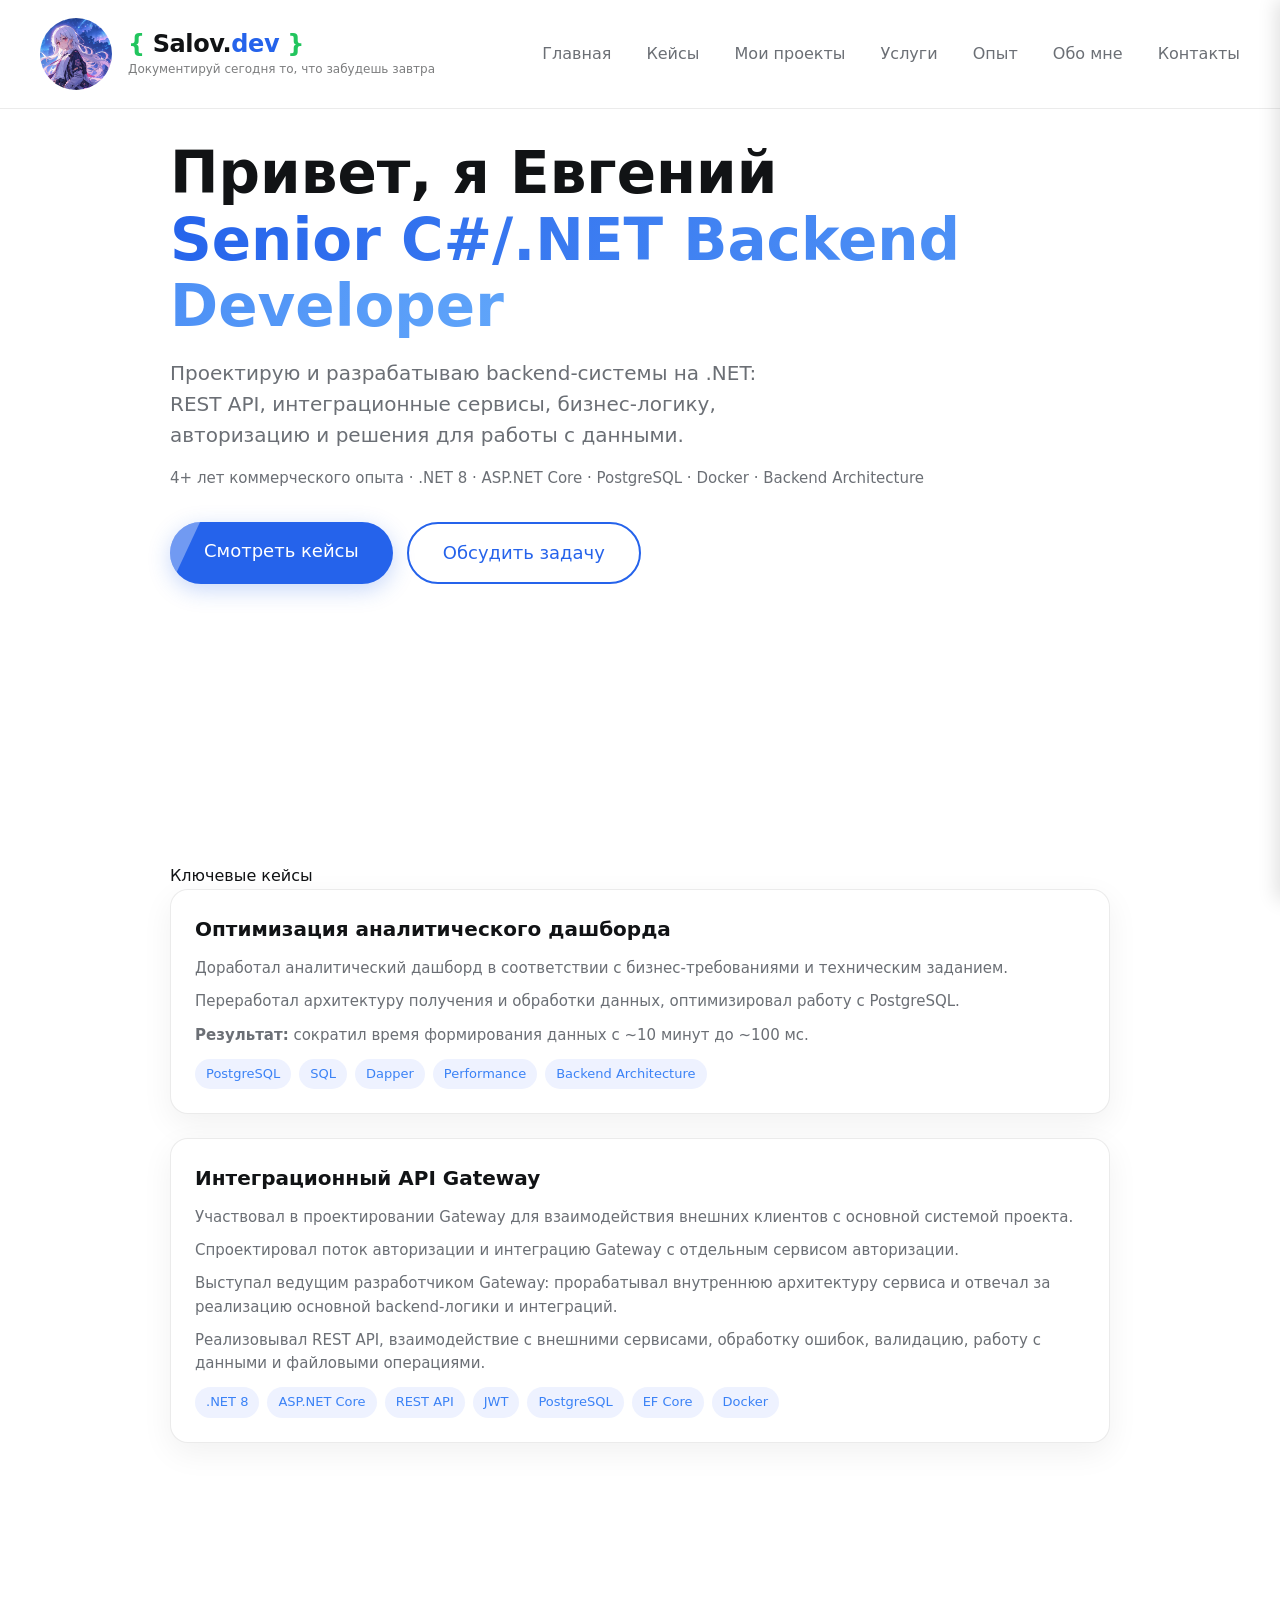
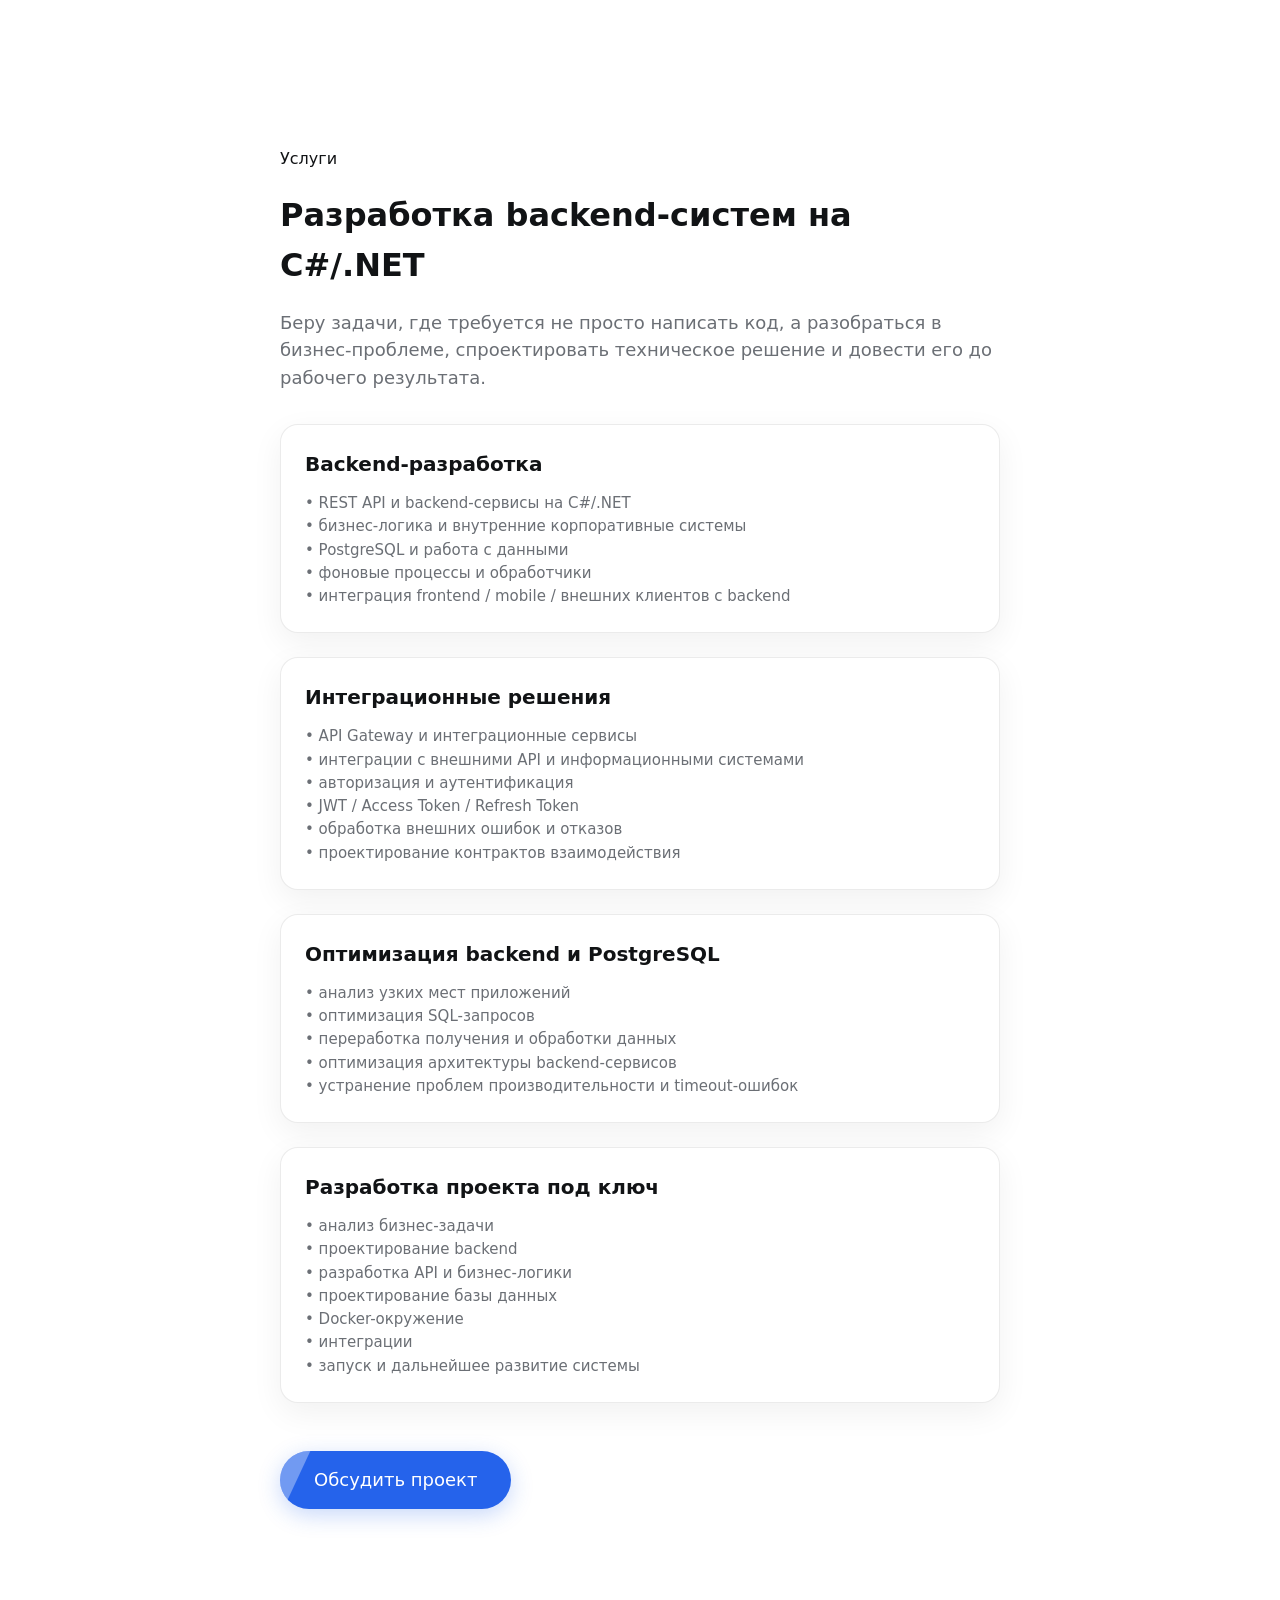
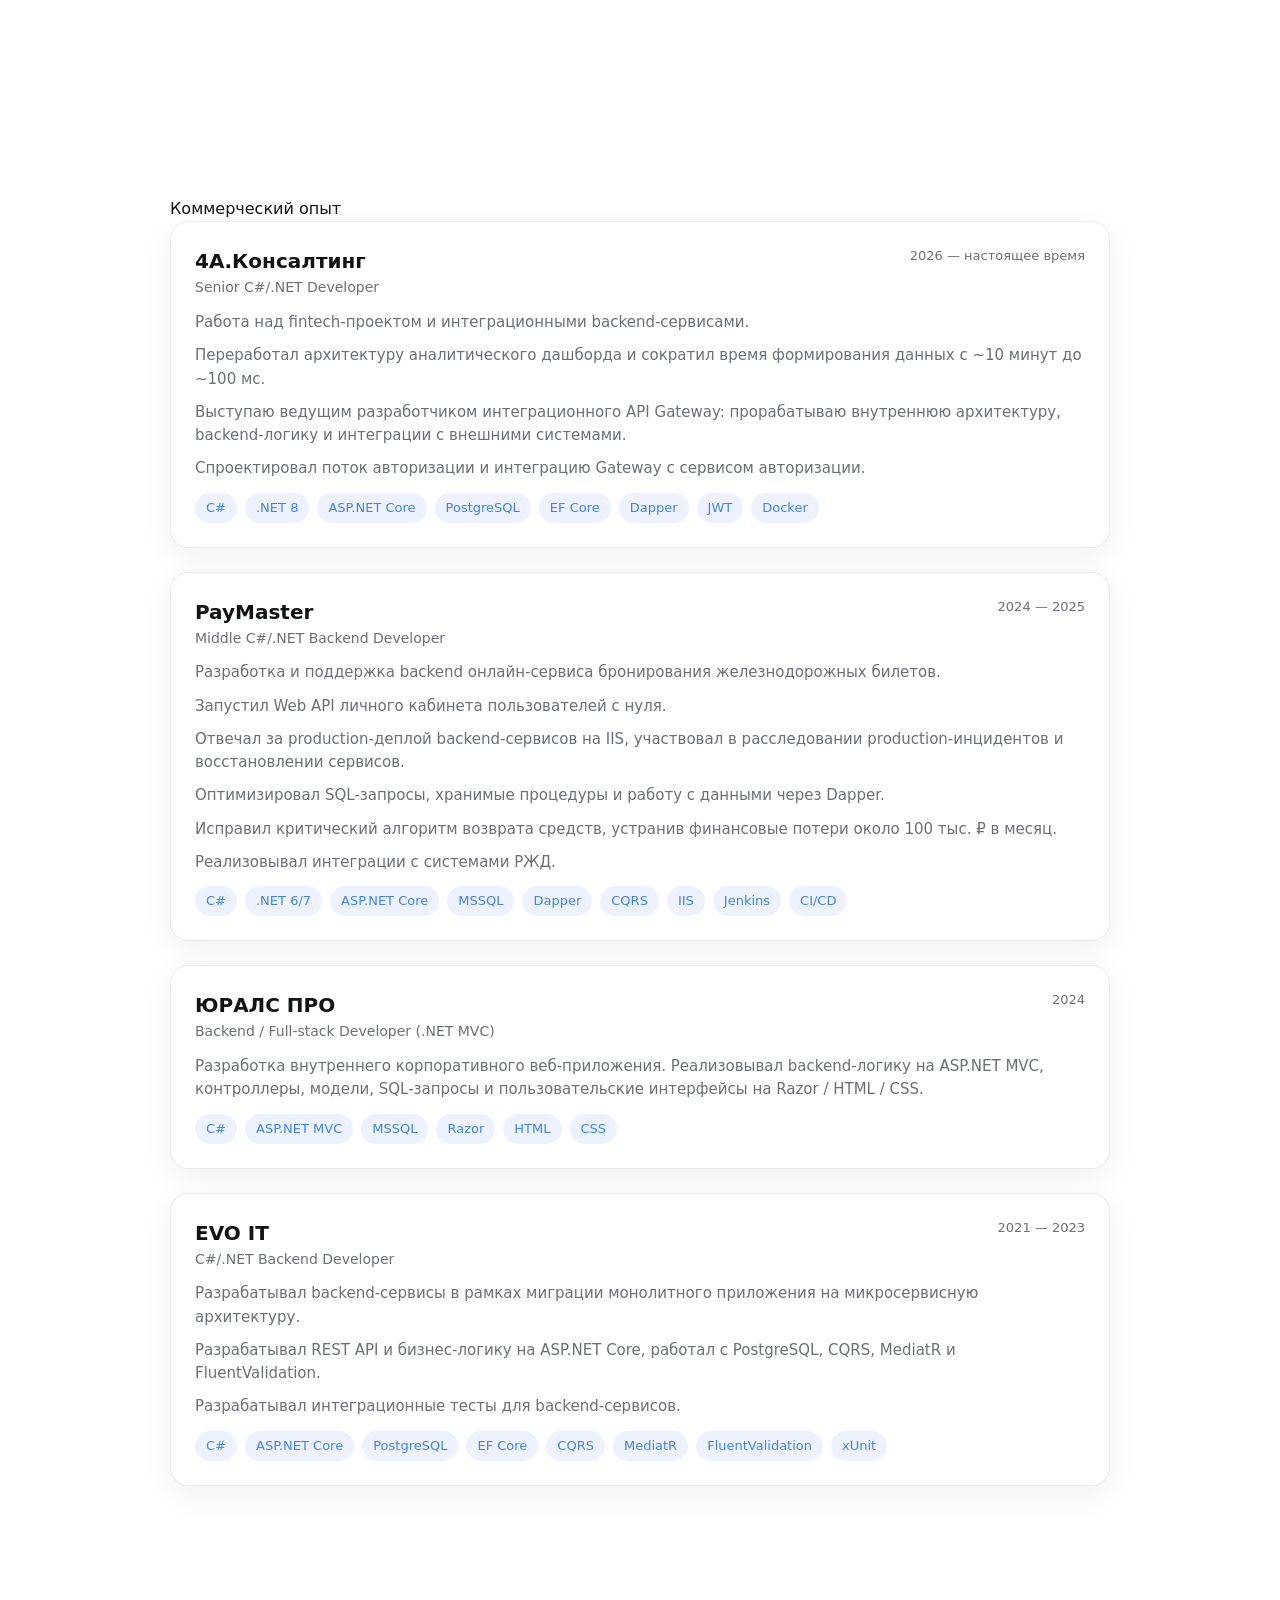
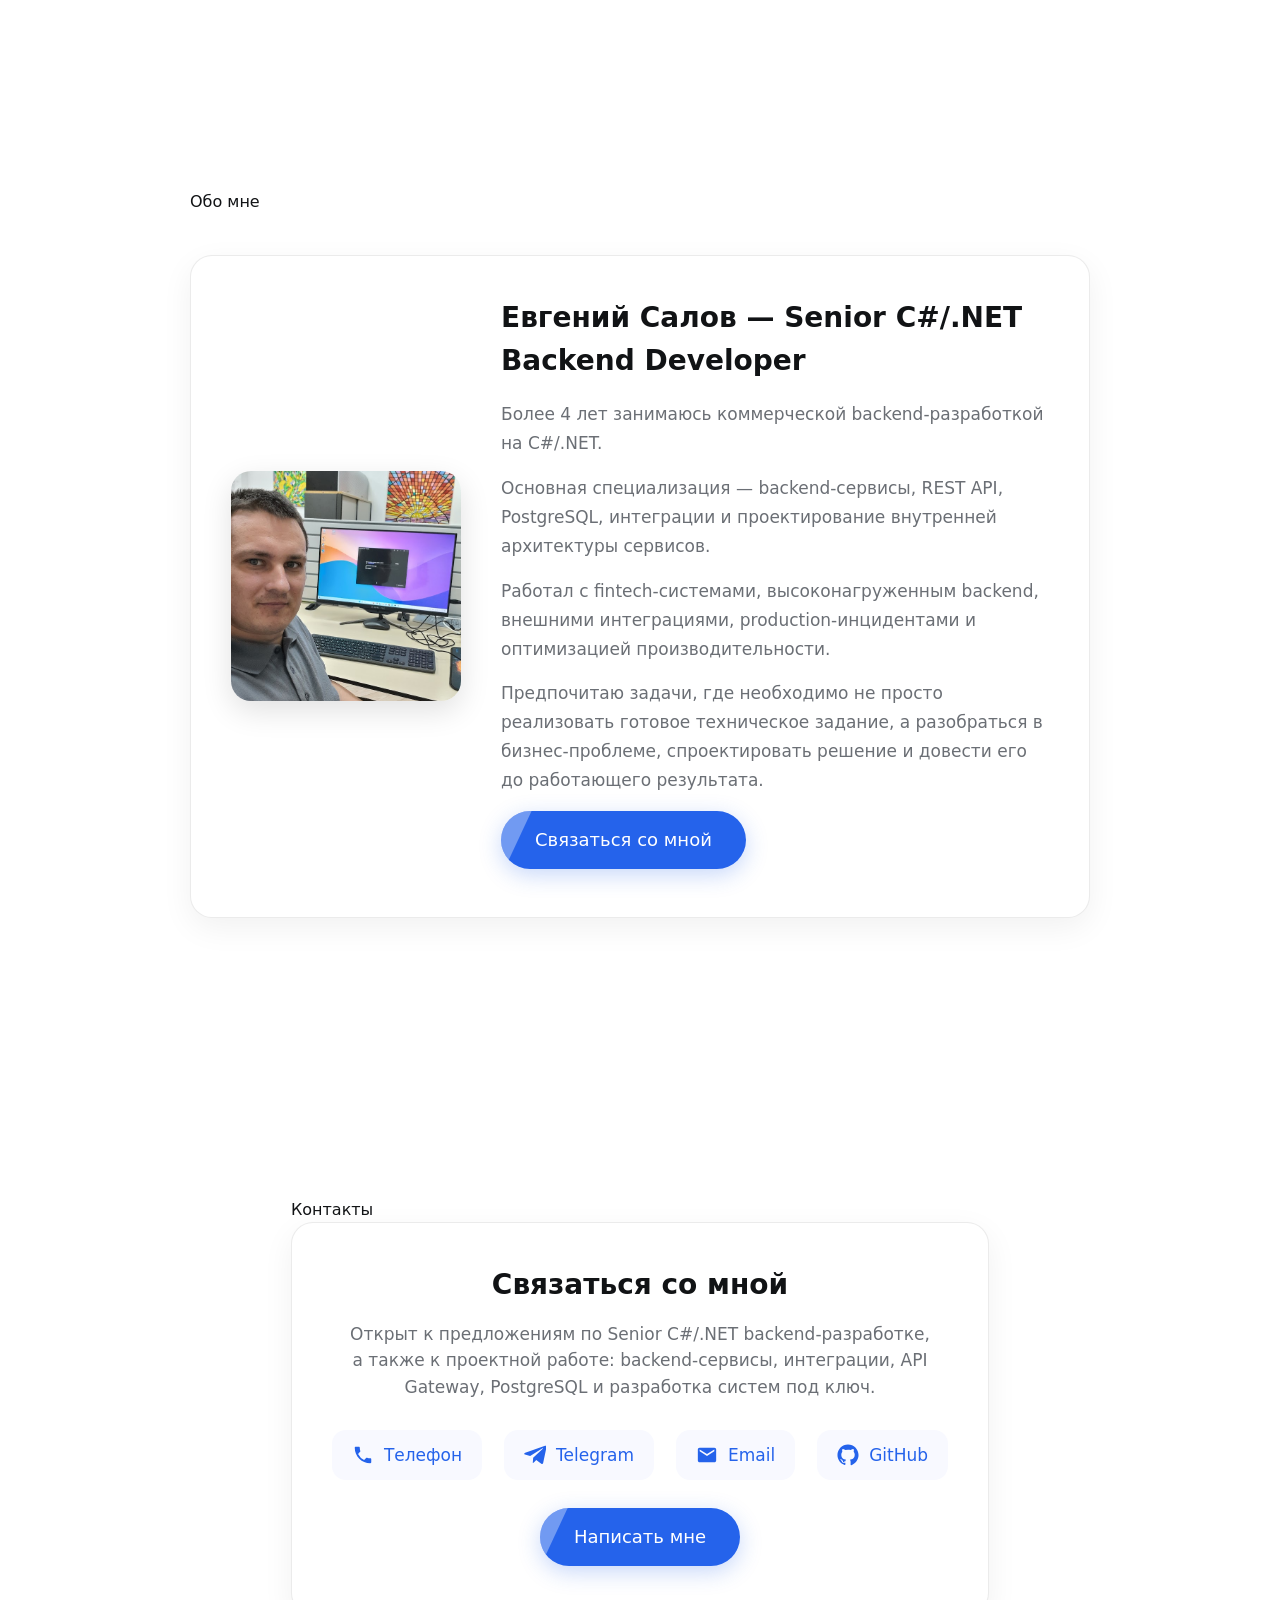
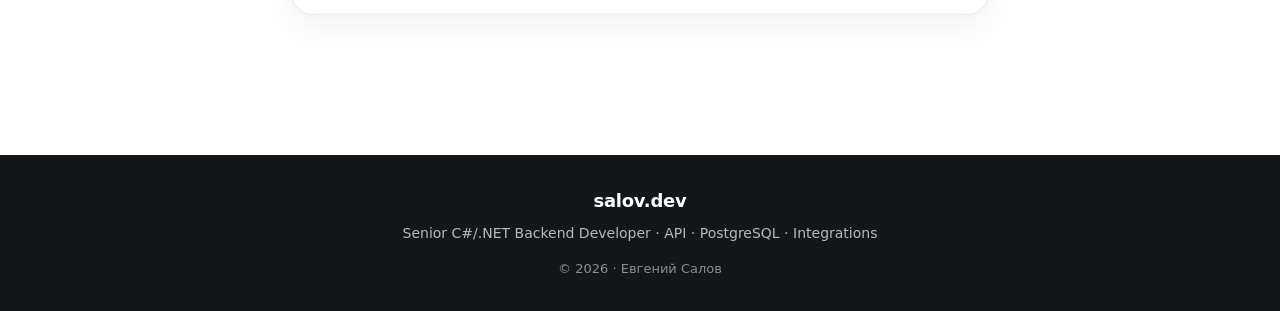
<file: index.html>
<!DOCTYPE html>
<html lang="ru">

<head>
    <meta charset="UTF-8">
    <title>Евгений Салов — Senior C#/.NET Backend Developer</title>
    <meta name="viewport" content="width=device-width, initial-scale=1">

    <!-- Meta -->
    <meta name="description"
          content="Senior C#/.NET Backend Developer. Разработка backend-сервисов, REST API, интеграций, API Gateway, PostgreSQL и высоконагруженных систем.">

    <!-- Fonts -->
    <link rel="stylesheet" href="https://api.fontshare.com/css?f[]=sohne@1,2,3,4&display=swap">
    <link href="https://fonts.googleapis.com/css2?family=Inter:wght@300;400;500;600&display=swap"
          rel="stylesheet">

    <!-- CSS -->
    <link rel="stylesheet" href="assets/css/style.css">
    <link rel="stylesheet" href="assets/css/logo.css">
</head>

<body>

<header>

    <a href="/" class="brand">
        <img src="assets/img/logo.jpg" alt="Salov.dev" class="brand-logo">

        <div class="brand-info">
            <span class="brand-name">
                <span class="brand-bracket">{</span>
                Salov.<span class="brand-dev">dev</span>
                <span class="brand-bracket">}</span>
            </span>
            
            <span class="brand-tagline">Документируй сегодня то, что забудешь завтра</span>
        </div>
    </a>

    <nav class="nav-desktop">
        <a href="#hero" data-scroll="#hero">Главная</a>
        <a href="#projects" data-scroll="#projects">Кейсы</a>
        <a href="/projects.html">Мои проекты</a>
        <a href="#services" data-scroll="#services">Услуги</a>
        <a href="#experience" data-scroll="#experience">Опыт</a>
        <a href="#about" data-scroll="#about">Обо мне</a>
        <a href="#contact" data-scroll="#contact">Контакты</a>
    </nav>

    <div class="burger" id="burger">
        <span></span><span></span><span></span>
    </div>
</header>

<!-- MOBILE MENU -->
<div class="mobile-menu" id="mobileMenu">
    <a href="#hero" data-scroll="#hero">Главная</a>
    <a href="#projects" data-scroll="#projects">Кейсы</a>
    <a href="/projects.html">Мои проекты</a>
    <a href="#services" data-scroll="#services">Услуги</a>
    <a href="#experience" data-scroll="#experience">Опыт</a>
    <a href="#about" data-scroll="#about">Обо мне</a>
    <a href="#contact" data-scroll="#contact">Контакты</a>
</div>

<div class="backdrop" id="backdrop"></div>

<!-- HERO -->
<section class="section" id="hero">
    <h1>
        Привет, я Евгений<br>
        <span>Senior C#/.NET Backend Developer</span>
    </h1>

    <div class="hero-sub">
        Проектирую и разрабатываю backend-системы на .NET:
        REST API, интеграционные сервисы, бизнес-логику,
        авторизацию и решения для работы с данными.
    </div>

    <div class="hero-meta">
        4+ лет коммерческого опыта · .NET 8 · ASP.NET Core · PostgreSQL · Docker · Backend Architecture
    </div>

    <div class="hero-buttons">
        <a href="#projects" class="animated-btn">Смотреть кейсы</a>
        <a href="https://t.me/salov_ev" target="_blank" class="btn-outline">
            Обсудить задачу
        </a>
    </div>
</section>

<!-- KEY CASES -->
<section class="section" id="projects">
    <div class="section-title">Ключевые кейсы</div>

    <!-- DASHBOARD -->
    <div class="card">
        <div class="card-title">
            Оптимизация аналитического дашборда
        </div>

        <div class="card-desc">
            Доработал аналитический дашборд в соответствии
            с бизнес-требованиями и техническим заданием.
        </div>

        <div class="card-desc" style="margin-top: 10px;">
            Переработал архитектуру получения и обработки данных,
            оптимизировал работу с PostgreSQL.
        </div>

        <div class="card-desc" style="margin-top: 10px;">
            <b>Результат:</b>
            сократил время формирования данных с ~10 минут до ~100 мс.
        </div>

        <div class="tags">
            <div class="tag">PostgreSQL</div>
            <div class="tag">SQL</div>
            <div class="tag">Dapper</div>
            <div class="tag">Performance</div>
            <div class="tag">Backend Architecture</div>
        </div>
    </div>

    <!-- GATEWAY -->
    <div class="card">
        <div class="card-title">
            Интеграционный API Gateway
        </div>

        <div class="card-desc">
            Участвовал в проектировании Gateway для взаимодействия
            внешних клиентов с основной системой проекта.
        </div>

        <div class="card-desc" style="margin-top: 10px;">
            Спроектировал поток авторизации и интеграцию Gateway
            с отдельным сервисом авторизации.
        </div>

        <div class="card-desc" style="margin-top: 10px;">
            Выступал ведущим разработчиком Gateway:
            прорабатывал внутреннюю архитектуру сервиса
            и отвечал за реализацию основной backend-логики
            и интеграций.
        </div>

        <div class="card-desc" style="margin-top: 10px;">
            Реализовывал REST API, взаимодействие с внешними сервисами,
            обработку ошибок, валидацию, работу с данными
            и файловыми операциями.
        </div>

        <div class="tags">
            <div class="tag">.NET 8</div>
            <div class="tag">ASP.NET Core</div>
            <div class="tag">REST API</div>
            <div class="tag">JWT</div>
            <div class="tag">PostgreSQL</div>
            <div class="tag">EF Core</div>
            <div class="tag">Docker</div>
        </div>
    </div>

    
</section>

<!-- SERVICES -->
<section class="section services" id="services">
    <div class="section-title">Услуги</div>

    <h2 class="services-title">
        Разработка backend-систем на C#/.NET
    </h2>

    <p class="services-text">
        Беру задачи, где требуется не просто написать код,
        а разобраться в бизнес-проблеме, спроектировать техническое решение
        и довести его до рабочего результата.
    </p>

    <div class="card">
        <div class="card-title">
            Backend-разработка
        </div>

        <div class="card-desc">
            • REST API и backend-сервисы на C#/.NET<br>
            • бизнес-логика и внутренние корпоративные системы<br>
            • PostgreSQL и работа с данными<br>
            • фоновые процессы и обработчики<br>
            • интеграция frontend / mobile / внешних клиентов с backend
        </div>
    </div>

    <div class="card">
        <div class="card-title">
            Интеграционные решения
        </div>

        <div class="card-desc">
            • API Gateway и интеграционные сервисы<br>
            • интеграции с внешними API и информационными системами<br>
            • авторизация и аутентификация<br>
            • JWT / Access Token / Refresh Token<br>
            • обработка внешних ошибок и отказов<br>
            • проектирование контрактов взаимодействия
        </div>
    </div>

    <div class="card">
        <div class="card-title">
            Оптимизация backend и PostgreSQL
        </div>

        <div class="card-desc">
            • анализ узких мест приложений<br>
            • оптимизация SQL-запросов<br>
            • переработка получения и обработки данных<br>
            • оптимизация архитектуры backend-сервисов<br>
            • устранение проблем производительности и timeout-ошибок
        </div>
    </div>

    <div class="card">
        <div class="card-title">
            Разработка проекта под ключ
        </div>

        <div class="card-desc">
            • анализ бизнес-задачи<br>
            • проектирование backend<br>
            • разработка API и бизнес-логики<br>
            • проектирование базы данных<br>
            • Docker-окружение<br>
            • интеграции<br>
            • запуск и дальнейшее развитие системы
        </div>
    </div>

    <a href="https://t.me/salov_ev"
       target="_blank"
       class="animated-btn services-btn">
        Обсудить проект
    </a>
</section>

<!-- EXPERIENCE -->
<section class="section" id="experience">
    <div class="section-title">Коммерческий опыт</div>

    <!-- 4A -->
    <div class="card">
        <div class="card-header">
            <div>
                <div class="card-title">4А.Консалтинг</div>
                <div class="card-subtitle">
                    Senior C#/.NET Developer
                </div>
            </div>

            <div class="card-meta">
                2026 — настоящее время
            </div>
        </div>

        <div class="card-desc">
            Работа над fintech-проектом и интеграционными backend-сервисами.
        </div>

        <div class="card-desc" style="margin-top: 10px;">
            Переработал архитектуру аналитического дашборда
            и сократил время формирования данных
            с ~10 минут до ~100 мс.
        </div>

        <div class="card-desc" style="margin-top: 10px;">
            Выступаю ведущим разработчиком интеграционного API Gateway:
            прорабатываю внутреннюю архитектуру,
            backend-логику и интеграции с внешними системами.
        </div>

        <div class="card-desc" style="margin-top: 10px;">
            Спроектировал поток авторизации и интеграцию Gateway
            с сервисом авторизации.
        </div>

        <div class="tags">
            <div class="tag">C#</div>
            <div class="tag">.NET 8</div>
            <div class="tag">ASP.NET Core</div>
            <div class="tag">PostgreSQL</div>
            <div class="tag">EF Core</div>
            <div class="tag">Dapper</div>
            <div class="tag">JWT</div>
            <div class="tag">Docker</div>
        </div>
    </div>

    <!-- PAYMASTER -->
    <div class="card">
        <div class="card-header">
            <div>
                <div class="card-title">PayMaster</div>
                <div class="card-subtitle">
                    Middle C#/.NET Backend Developer
                </div>
            </div>

            <div class="card-meta">
                2024 — 2025
            </div>
        </div>

        <div class="card-desc">
            Разработка и поддержка backend онлайн-сервиса
            бронирования железнодорожных билетов.
        </div>

        <div class="card-desc" style="margin-top: 10px;">
            Запустил Web API личного кабинета пользователей с нуля.
        </div>

        <div class="card-desc" style="margin-top: 10px;">
            Отвечал за production-деплой backend-сервисов на IIS,
            участвовал в расследовании production-инцидентов
            и восстановлении сервисов.
        </div>

        <div class="card-desc" style="margin-top: 10px;">
            Оптимизировал SQL-запросы, хранимые процедуры
            и работу с данными через Dapper.
        </div>

        <div class="card-desc" style="margin-top: 10px;">
            Исправил критический алгоритм возврата средств,
            устранив финансовые потери около 100 тыс. ₽ в месяц.
        </div>

        <div class="card-desc" style="margin-top: 10px;">
            Реализовывал интеграции с системами РЖД.
        </div>

        <div class="tags">
            <div class="tag">C#</div>
            <div class="tag">.NET 6/7</div>
            <div class="tag">ASP.NET Core</div>
            <div class="tag">MSSQL</div>
            <div class="tag">Dapper</div>
            <div class="tag">CQRS</div>
            <div class="tag">IIS</div>
            <div class="tag">Jenkins</div>
            <div class="tag">CI/CD</div>
        </div>
    </div>

    <!-- YURALS -->
    <div class="card">
        <div class="card-header">
            <div>
                <div class="card-title">ЮРАЛС ПРО</div>
                <div class="card-subtitle">
                    Backend / Full-stack Developer (.NET MVC)
                </div>
            </div>

            <div class="card-meta">
                2024
            </div>
        </div>

        <div class="card-desc">
            Разработка внутреннего корпоративного веб-приложения.
            Реализовывал backend-логику на ASP.NET MVC,
            контроллеры, модели, SQL-запросы и пользовательские интерфейсы
            на Razor / HTML / CSS.
        </div>

        <div class="tags">
            <div class="tag">C#</div>
            <div class="tag">ASP.NET MVC</div>
            <div class="tag">MSSQL</div>
            <div class="tag">Razor</div>
            <div class="tag">HTML</div>
            <div class="tag">CSS</div>
        </div>
    </div>

    <!-- EVO -->
    <div class="card">
        <div class="card-header">
            <div>
                <div class="card-title">EVO IT</div>
                <div class="card-subtitle">
                    C#/.NET Backend Developer
                </div>
            </div>

            <div class="card-meta">
                2021 — 2023
            </div>
        </div>

        <div class="card-desc">
            Разрабатывал backend-сервисы в рамках миграции
            монолитного приложения на микросервисную архитектуру.
        </div>

        <div class="card-desc" style="margin-top: 10px;">
            Разрабатывал REST API и бизнес-логику на ASP.NET Core,
            работал с PostgreSQL, CQRS, MediatR и FluentValidation.
        </div>

        <div class="card-desc" style="margin-top: 10px;">
            Разрабатывал интеграционные тесты для backend-сервисов.
        </div>

        <div class="tags">
            <div class="tag">C#</div>
            <div class="tag">ASP.NET Core</div>
            <div class="tag">PostgreSQL</div>
            <div class="tag">EF Core</div>
            <div class="tag">CQRS</div>
            <div class="tag">MediatR</div>
            <div class="tag">FluentValidation</div>
            <div class="tag">xUnit</div>
        </div>
    </div>
</section>

<!-- ABOUT -->
<section class="section" id="about">
    <div class="section-title">Обо мне</div>

    <div class="about-card">
        <img src="assets/img/me.jpg"
             alt="Евгений Салов"
             class="about-photo-card">

        <div class="about-info">
            <h2>
                Евгений Салов — Senior C#/.NET Backend Developer
            </h2>

            <p>
                Более 4 лет занимаюсь коммерческой backend-разработкой
                на C#/.NET.
            </p>

            <p>
                Основная специализация — backend-сервисы,
                REST API, PostgreSQL, интеграции
                и проектирование внутренней архитектуры сервисов.
            </p>

            <p>
                Работал с fintech-системами,
                высоконагруженным backend,
                внешними интеграциями,
                production-инцидентами
                и оптимизацией производительности.
            </p>

            <p>
                Предпочитаю задачи, где необходимо
                не просто реализовать готовое техническое задание,
                а разобраться в бизнес-проблеме,
                спроектировать решение
                и довести его до работающего результата.
            </p>

            <a href="https://t.me/salov_ev"
               target="_blank"
               class="animated-btn">
                Связаться со мной
            </a>
        </div>
    </div>
</section>

<!-- CONTACT -->
<section class="section" id="contact">
    <div class="section-title">Контакты</div>

    <div class="contact-card">
        <h2 class="contact-title">
            Связаться со мной
        </h2>

        <p class="contact-text">
            Открыт к предложениям по Senior C#/.NET backend-разработке,
            а также к проектной работе:
            backend-сервисы, интеграции, API Gateway,
            PostgreSQL и разработка систем под ключ.
        </p>

        <div class="contact-links">

            <a href="tel:+79883158154"
               class="contact-item">

                <svg viewBox="0 0 24 24">
                    <path d="M6.62 10.79a15.05 15.05 0 0 0 6.59 6.59l2.2-2.2c.27-.27.67-.36 1.02-.24 1.12.37 2.33.57 3.57.57.55 0 1 .45 1 1V20c0 .55-.45 1-1 1C10.61 21 3 13.39 3 4c0-.55.45-1 1-1h3.5c.55 0 1 .45 1 1 0 1.25.2 2.45.57 3.57.11.35.03.74-.25 1.02l-2.2 2.2z"/>
                </svg>

                Телефон
            </a>

            <a href="https://t.me/salov_ev"
               target="_blank"
               class="contact-item">

                <svg viewBox="0 0 24 24">
                    <path d="M9.993 15.055l-.396 5.58c.568 0 .812-.244 1.107-.538l2.663-2.55 5.517 4.037c1.011.558 1.73.264 1.997-.935l3.62-16.93c.321-1.497-.542-2.081-1.532-1.72L1.322 9.68c-1.45.566-1.43 1.38-.261 1.748l5.642 1.76 13.07-8.24c.615-.37 1.176-.17.714.2"/>
                </svg>

                Telegram
            </a>

            <a href="mailto:salovit96@gmail.com"
               class="contact-item">

                <svg viewBox="0 0 24 24">
                    <path d="M20 4H4c-1.1 0-2 .9-2 2v12c0 1.1.9 2 2 2h16c1.1 0 2-.9 2-2V6c0-1.1-.9-2-2-2zm0 4l-8 5-8-5V6l8 5 8-5v2z"/>
                </svg>

                Email
            </a>

            <a href="https://github.com/Salov-it"
               target="_blank"
               class="contact-item">

                <svg viewBox="0 0 24 24">
                    <path d="M12 .5C5.648.5.5 5.648.5 12c0 5.086 3.292 9.387 7.867 10.907.575.107.783-.25.783-.555v-1.957c-3.2.697-3.875-1.37-3.875-1.37-.524-1.33-1.278-1.685-1.278-1.685-1.043-.713.08-.699.08-.699 1.153.078 1.76 1.183 1.76 1.183 1.027 1.76 2.69 1.252 3.345.957.104-.744.402-1.252.732-1.54-2.556-.292-5.245-1.278-5.245-5.69 0-1.257.448-2.285 1.183-3.09-.118-.29-.513-1.463.113-3.05 0 0 .965-.31 3.162 1.18a11.09 11.09 0 0 1 2.875-.385c.975.005 1.953.13 2.875.385 2.197-1.49 3.162-1.18 3.162-1.18.626 1.587.231 2.76.113 3.05.735.805 1.183 1.833 1.183 3.09 0 4.423-2.694 5.395-5.26 5.682.413.36.78 1.078.78 2.187v3.247c0 .308.208.667.79.553C20.213 21.383 23.5 17.08 23.5 12c0-6.352-5.148-11.5-11.5-11.5z"/>
                </svg>

                GitHub
            </a>

        </div>

        <a href="https://t.me/salov_ev"
           target="_blank"
           class="contact-btn animated-btn">
            Написать мне
        </a>
    </div>
</section>

<script src="assets/js/script.js"></script>

</body>

<footer class="footer">
    <div class="footer-inner">
        <div class="footer-logo">salov.dev</div>

        <div class="footer-sub">
            Senior C#/.NET Backend Developer · API · PostgreSQL · Integrations
        </div>

        <div class="footer-copy">
            © 2026 · Евгений Салов
        </div>
    </div>
</footer>

</html>
</file>
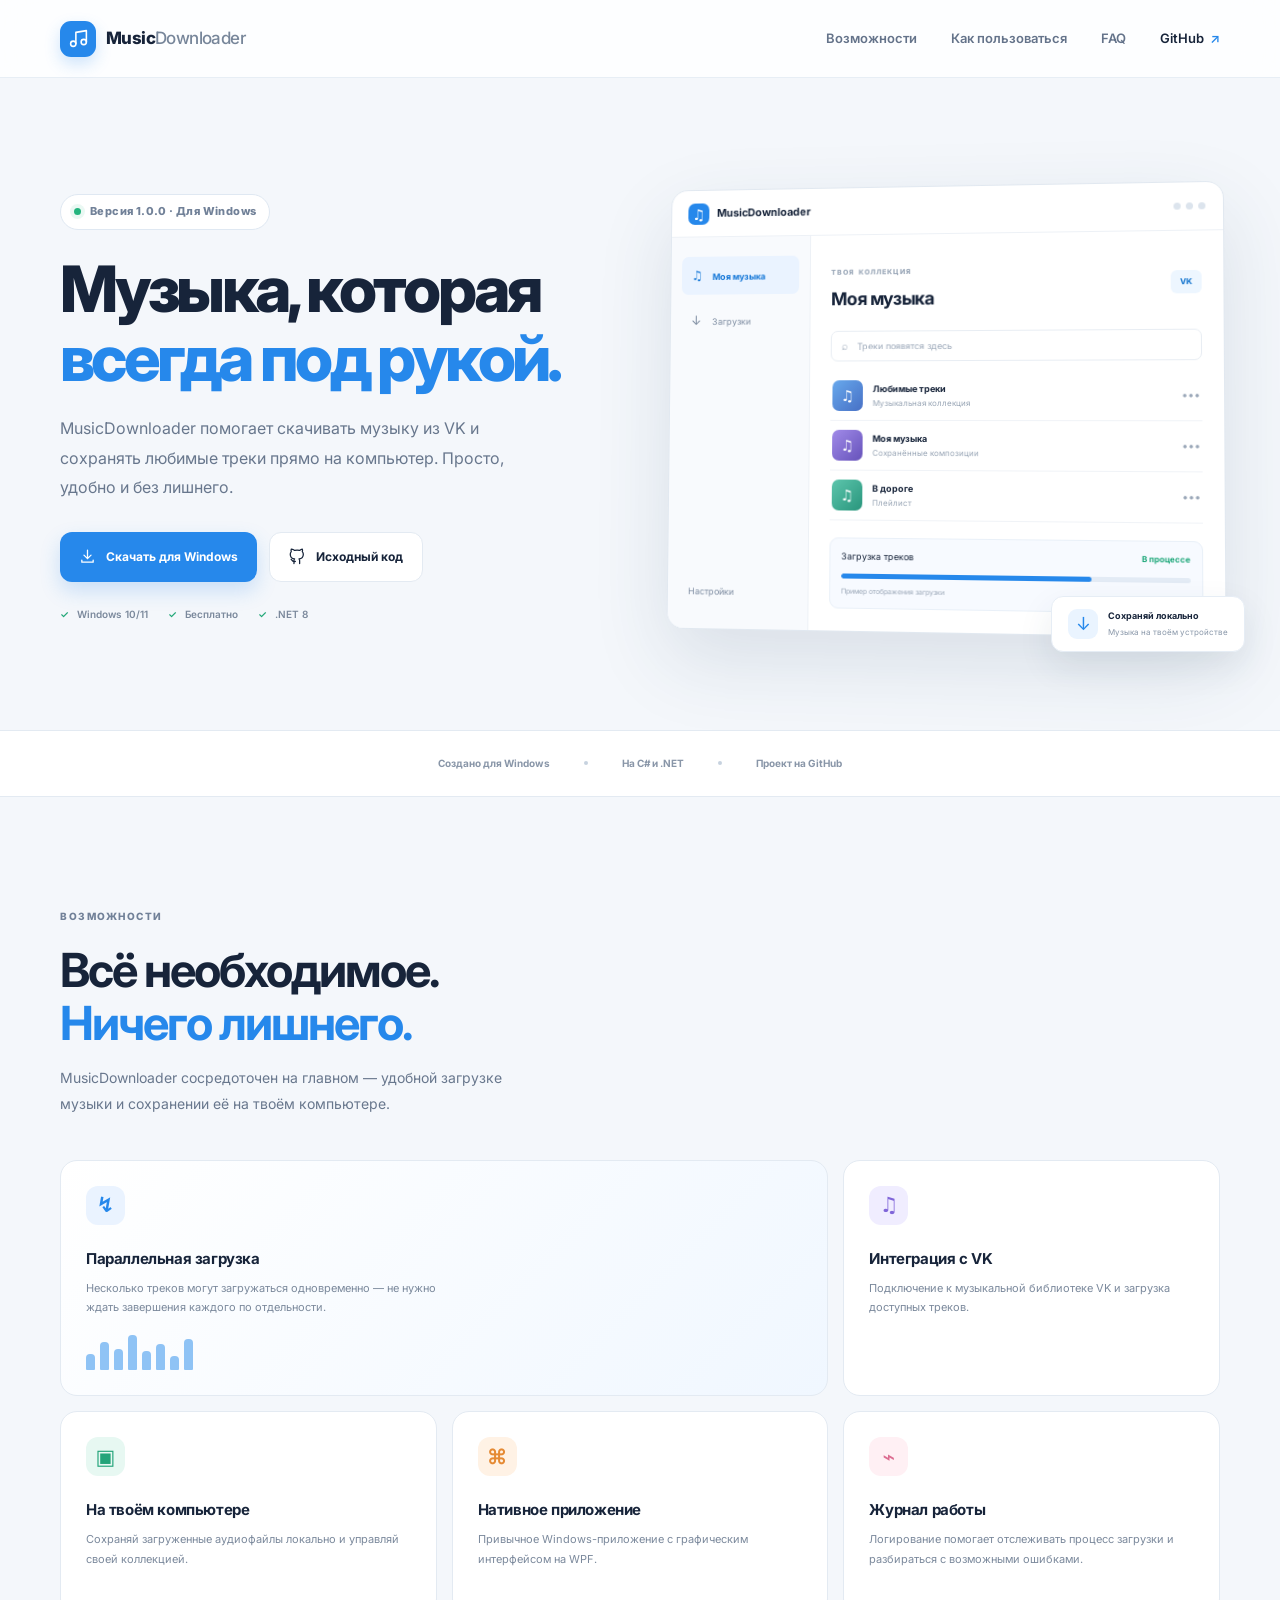
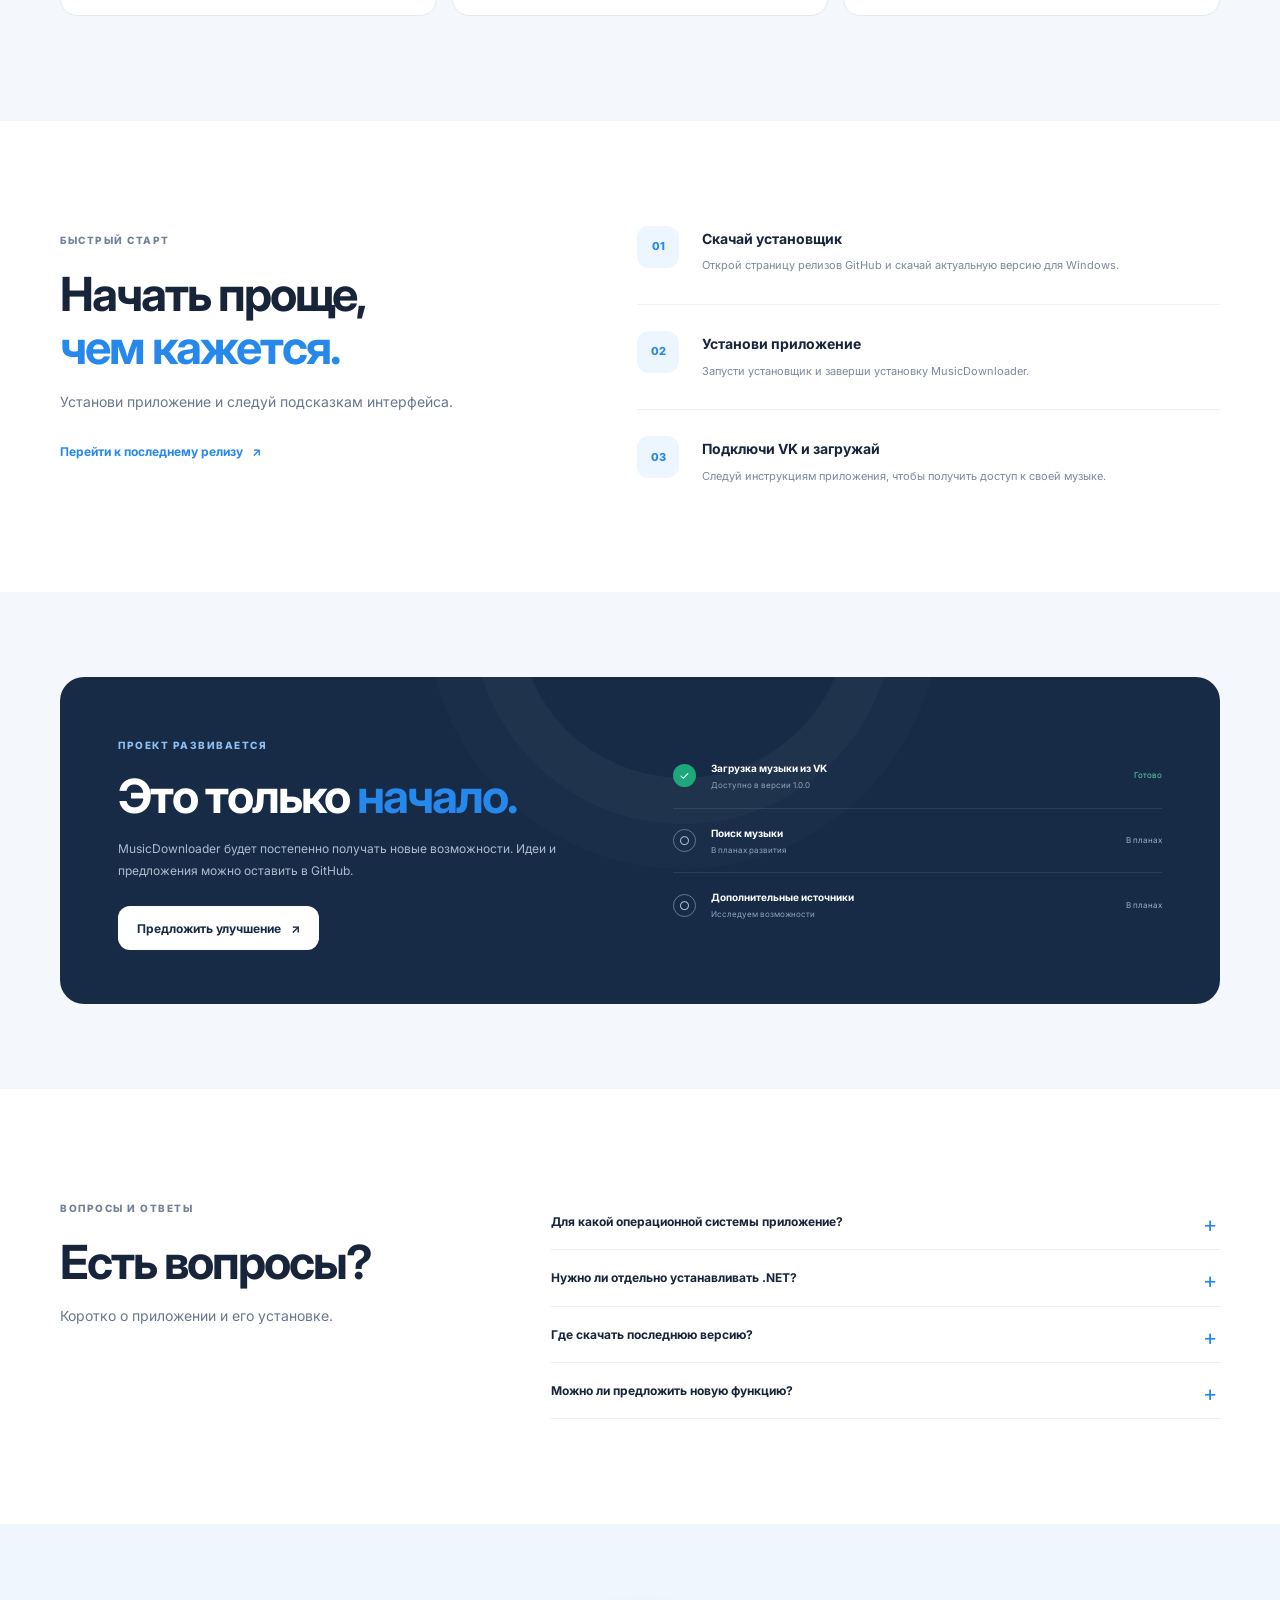
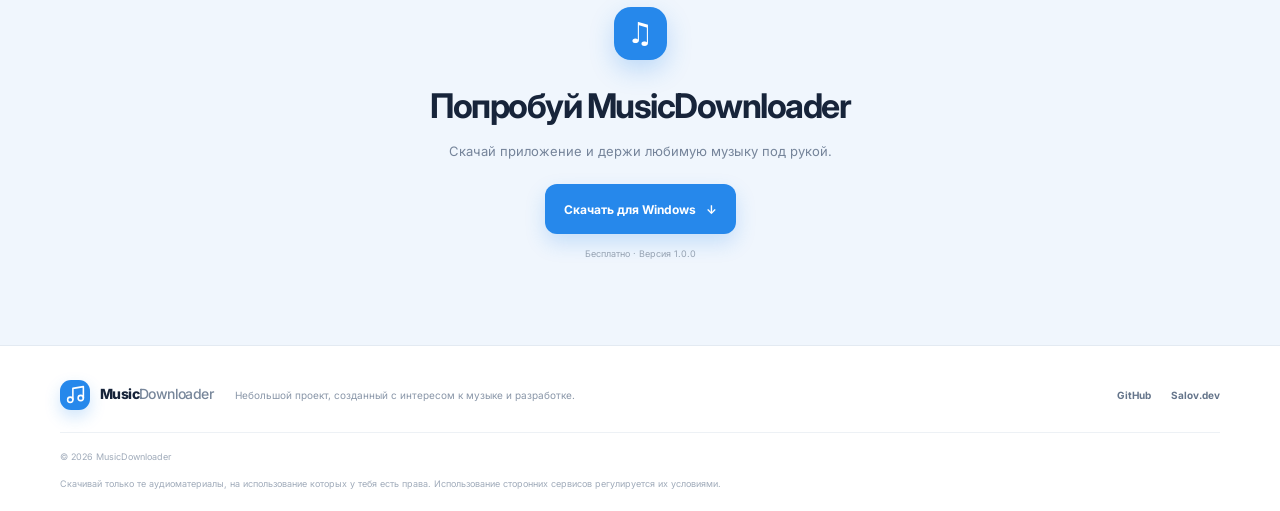
<file: musicdownloader/index.html>
<!doctype html>
<html lang="ru">
<head>
  <meta charset="UTF-8">
  <meta name="viewport" content="width=device-width, initial-scale=1">
  <meta name="theme-color" content="#f4f7fb">
  <meta name="description" content="MusicDownloader — приложение для Windows, которое помогает скачивать музыку из VK и сохранять её на компьютере.">
  <title>MusicDownloader — музыка всегда под рукой</title>
  <link rel="icon" href="assets/favicon.svg" type="image/svg+xml">
  <link rel="preconnect" href="https://fonts.googleapis.com">
  <link rel="preconnect" href="https://fonts.gstatic.com" crossorigin>
  <link href="https://fonts.googleapis.com/css2?family=Inter:wght@400;500;600;700;800&display=swap" rel="stylesheet">
  <link rel="stylesheet" href="css/style.css">
</head>
<body>
  <header class="header">
    <div class="container nav">
      <a class="brand" href="#" aria-label="MusicDownloader — главная">
        <span class="brand-icon"><svg viewBox="0 0 24 24" aria-hidden="true"><path d="M9 18V5l12-2v13"/><circle cx="6" cy="18" r="3"/><circle cx="18" cy="16" r="3"/></svg></span>
        <span>Music<span>Downloader</span></span>
      </a>
      <button class="menu-toggle" aria-label="Открыть меню" aria-expanded="false"><span></span><span></span></button>
      <nav class="nav-links" aria-label="Основная навигация">
        <a href="#features">Возможности</a>
        <a href="#how-it-works">Как пользоваться</a>
        <a href="#faq">FAQ</a>
        <a class="nav-github" href="https://github.com/Salov-it/MusicDownloader" target="_blank" rel="noreferrer">GitHub <span>↗</span></a>
      </nav>
    </div>
  </header>

  <main>
    <section class="hero">
      <div class="container hero-grid">
        <div class="hero-copy">
          <div class="eyebrow"><span class="status-dot"></span> Версия 1.0.0 · Для Windows</div>
          <h1>Музыка, которая<br><span>всегда под рукой.</span></h1>
          <p class="hero-text">MusicDownloader помогает скачивать музыку из VK и сохранять любимые треки прямо на компьютер. Просто, удобно и без лишнего.</p>
          <div class="hero-actions">
            <a class="button button-primary" href="https://github.com/Salov-it/MusicDownloader/releases/download/v1.0.0/MusicDownloader-Setup-1.0.0.exe">
              <svg viewBox="0 0 24 24" aria-hidden="true"><path d="M12 3v12m-5-5 5 5 5-5M4 17v3h16v-3"/></svg>
              Скачать для Windows
            </a>
            <a class="button button-secondary" href="https://github.com/Salov-it/MusicDownloader" target="_blank" rel="noreferrer">
              <svg viewBox="0 0 24 24" aria-hidden="true"><path d="M9 19c-4.3 1.4-4.3-2.5-6-3m12 6v-3.9a3.4 3.4 0 0 0-.9-2.7c3-.3 6.1-1.5 6.1-6.7a5.2 5.2 0 0 0-1.4-3.6 4.8 4.8 0 0 0-.1-3.6S17.5 1.2 15 3.5a13.4 13.4 0 0 0-7 0C5.5 1.2 3.3 1.5 3.3 1.5a4.8 4.8 0 0 0-.1 3.6 5.2 5.2 0 0 0-1.4 3.6c0 5.2 3.1 6.4 6.1 6.7A3.4 3.4 0 0 0 7 18.1V22"/></svg>
              Исходный код
            </a>
          </div>
          <div class="hero-meta">
            <span><i class="meta-check">✓</i> Windows 10/11</span>
            <span><i class="meta-check">✓</i> Бесплатно</span>
            <span><i class="meta-check">✓</i> .NET 8</span>
          </div>
        </div>

        <div class="app-stage" aria-label="Декоративная иллюстрация интерфейса приложения">
          <div class="stage-glow"></div>
          <div class="app-window">
            <div class="window-top">
              <div class="window-brand"><span class="mini-logo">♫</span> MusicDownloader</div>
              <div class="window-controls"><i></i><i></i><i></i></div>
            </div>
            <div class="window-body">
              <aside class="app-sidebar">
                <div class="sidebar-item active"><span>♫</span> Моя музыка</div>
                <div class="sidebar-item"><span>↓</span> Загрузки</div>
                <div class="sidebar-bottom">Настройки</div>
              </aside>
              <div class="app-content">
                <div class="app-heading">
                  <div><small>ТВОЯ КОЛЛЕКЦИЯ</small><h3>Моя музыка</h3></div>
                  <span class="vk-pill">VK</span>
                </div>
                <div class="fake-search">⌕ <span>Треки появятся здесь</span></div>
                <div class="track-list">
                  <div class="track"><span class="track-art art-one">♫</span><span class="track-name"><b>Любимые треки</b><small>Музыкальная коллекция</small></span><span class="track-time">•••</span></div>
                  <div class="track"><span class="track-art art-two">♫</span><span class="track-name"><b>Моя музыка</b><small>Сохранённые композиции</small></span><span class="track-time">•••</span></div>
                  <div class="track"><span class="track-art art-three">♫</span><span class="track-name"><b>В дороге</b><small>Плейлист</small></span><span class="track-time">•••</span></div>
                </div>
                <div class="download-card">
                  <div class="download-top"><span>Загрузка треков</span><b>В процессе</b></div>
                  <div class="progress"><span></span></div>
                  <small>Пример отображения загрузки</small>
                </div>
              </div>
            </div>
          </div>
          <div class="floating-chip"><span class="chip-icon">↓</span><span><b>Сохраняй локально</b><small>Музыка на твоём устройстве</small></span></div>
        </div>
      </div>
    </section>

    <section class="trust-strip">
      <div class="container trust-inner">
        <span>Создано для Windows</span><i></i><span>На C# и .NET</span><i></i><span>Проект на GitHub</span>
      </div>
    </section>

    <section class="section" id="features">
      <div class="container">
        <div class="section-heading">
          <span class="section-kicker">ВОЗМОЖНОСТИ</span>
          <h2>Всё необходимое.<br><span>Ничего лишнего.</span></h2>
          <p>MusicDownloader сосредоточен на главном — удобной загрузке музыки и сохранении её на твоём компьютере.</p>
        </div>
        <div class="feature-grid">
          <article class="feature-card feature-card-large">
            <div class="feature-icon blue">↯</div>
            <h3>Параллельная загрузка</h3>
            <p>Несколько треков могут загружаться одновременно — не нужно ждать завершения каждого по отдельности.</p>
            <div class="parallel-visual"><span></span><span></span><span></span><span></span><span></span><span></span><span></span><span></span></div>
          </article>
          <article class="feature-card">
            <div class="feature-icon violet">♫</div>
            <h3>Интеграция с VK</h3>
            <p>Подключение к музыкальной библиотеке VK и загрузка доступных треков.</p>
          </article>
          <article class="feature-card">
            <div class="feature-icon mint">▣</div>
            <h3>На твоём компьютере</h3>
            <p>Сохраняй загруженные аудиофайлы локально и управляй своей коллекцией.</p>
          </article>
          <article class="feature-card">
            <div class="feature-icon orange">⌘</div>
            <h3>Нативное приложение</h3>
            <p>Привычное Windows-приложение с графическим интерфейсом на WPF.</p>
          </article>
          <article class="feature-card">
            <div class="feature-icon pink">⌁</div>
            <h3>Журнал работы</h3>
            <p>Логирование помогает отслеживать процесс загрузки и разбираться с возможными ошибками.</p>
          </article>
        </div>
      </div>
    </section>

    <section class="section how-section" id="how-it-works">
      <div class="container how-grid">
        <div class="section-heading">
          <span class="section-kicker">БЫСТРЫЙ СТАРТ</span>
          <h2>Начать проще,<br><span>чем кажется.</span></h2>
          <p>Установи приложение и следуй подсказкам интерфейса.</p>
          <a class="text-link" href="https://github.com/Salov-it/MusicDownloader/releases/latest">Перейти к последнему релизу <span>↗</span></a>
        </div>
        <div class="steps">
          <div class="step"><div class="step-number">01</div><div><h3>Скачай установщик</h3><p>Открой страницу релизов GitHub и скачай актуальную версию для Windows.</p></div></div>
          <div class="step"><div class="step-number">02</div><div><h3>Установи приложение</h3><p>Запусти установщик и заверши установку MusicDownloader.</p></div></div>
          <div class="step"><div class="step-number">03</div><div><h3>Подключи VK и загружай</h3><p>Следуй инструкциям приложения, чтобы получить доступ к своей музыке.</p></div></div>
        </div>
      </div>
    </section>

    <section class="roadmap-section">
      <div class="container roadmap-card">
        <div>
          <span class="section-kicker">ПРОЕКТ РАЗВИВАЕТСЯ</span>
          <h2>Это только <span>начало.</span></h2>
          <p>MusicDownloader будет постепенно получать новые возможности. Идеи и предложения можно оставить в GitHub.</p>
          <a class="button button-light" href="https://github.com/Salov-it/MusicDownloader/issues" target="_blank" rel="noreferrer">Предложить улучшение <span>↗</span></a>
        </div>
        <div class="roadmap-list">
          <div class="roadmap-item done"><span class="roadmap-state">✓</span><span><b>Загрузка музыки из VK</b><small>Доступно в версии 1.0.0</small></span><em>Готово</em></div>
          <div class="roadmap-item planned"><span class="roadmap-state">○</span><span><b>Поиск музыки</b><small>В планах развития</small></span><em>В планах</em></div>
          <div class="roadmap-item planned"><span class="roadmap-state">○</span><span><b>Дополнительные источники</b><small>Исследуем возможности</small></span><em>В планах</em></div>
        </div>
      </div>
    </section>

    <section class="section faq-section" id="faq">
      <div class="container faq-grid">
        <div class="section-heading">
          <span class="section-kicker">ВОПРОСЫ И ОТВЕТЫ</span>
          <h2>Есть вопросы?</h2>
          <p>Коротко о приложении и его установке.</p>
        </div>
        <div class="faq-list">
          <details><summary>Для какой операционной системы приложение?</summary><p>Текущая версия предназначена для Windows x64. Для точных требований смотри описание релиза на GitHub.</p></details>
          <details><summary>Нужно ли отдельно устанавливать .NET?</summary><p>Релиз публикуется как self-contained сборка, поэтому .NET Runtime отдельно устанавливать не требуется.</p></details>
          <details><summary>Где скачать последнюю версию?</summary><p>На странице <a href="https://github.com/Salov-it/MusicDownloader/releases/latest" target="_blank" rel="noreferrer">последнего релиза GitHub</a>.</p></details>
          <details><summary>Можно ли предложить новую функцию?</summary><p>Да! Создай issue в <a href="https://github.com/Salov-it/MusicDownloader/issues" target="_blank" rel="noreferrer">репозитории проекта</a> и опиши свою идею.</p></details>
        </div>
      </div>
    </section>

    <section class="final-cta">
      <div class="container final-cta-inner">
        <div class="final-icon">♫</div>
        <h2>Попробуй MusicDownloader</h2>
        <p>Скачай приложение и держи любимую музыку под рукой.</p>
        <a class="button button-primary" href="https://github.com/Salov-it/MusicDownloader/releases/download/v1.0.0/MusicDownloader-Setup-1.0.0.exe">Скачать для Windows <span>↓</span></a>
        <small>Бесплатно · Версия 1.0.0</small>
      </div>
    </section>
  </main>

  <footer class="footer">
    <div class="container footer-inner">
      <a class="brand footer-brand" href="#"><span class="brand-icon"><svg viewBox="0 0 24 24" aria-hidden="true"><path d="M9 18V5l12-2v13"/><circle cx="6" cy="18" r="3"/><circle cx="18" cy="16" r="3"/></svg></span><span>Music<span>Downloader</span></span></a>
      <p>Небольшой проект, созданный с интересом к музыке и разработке.</p>
      <div class="footer-links"><a href="https://github.com/Salov-it/MusicDownloader" target="_blank" rel="noreferrer">GitHub</a><a href="https://salov.dev" target="_blank" rel="noreferrer">Salov.dev</a></div>
      <small>© <span id="year"></span> MusicDownloader</small>
    </div>
    <div class="container legal-note">Скачивай только те аудиоматериалы, на использование которых у тебя есть права. Использование сторонних сервисов регулируется их условиями.</div>
  </footer>

  <script src="js/main.js"></script>
</body>
</html>
</file>
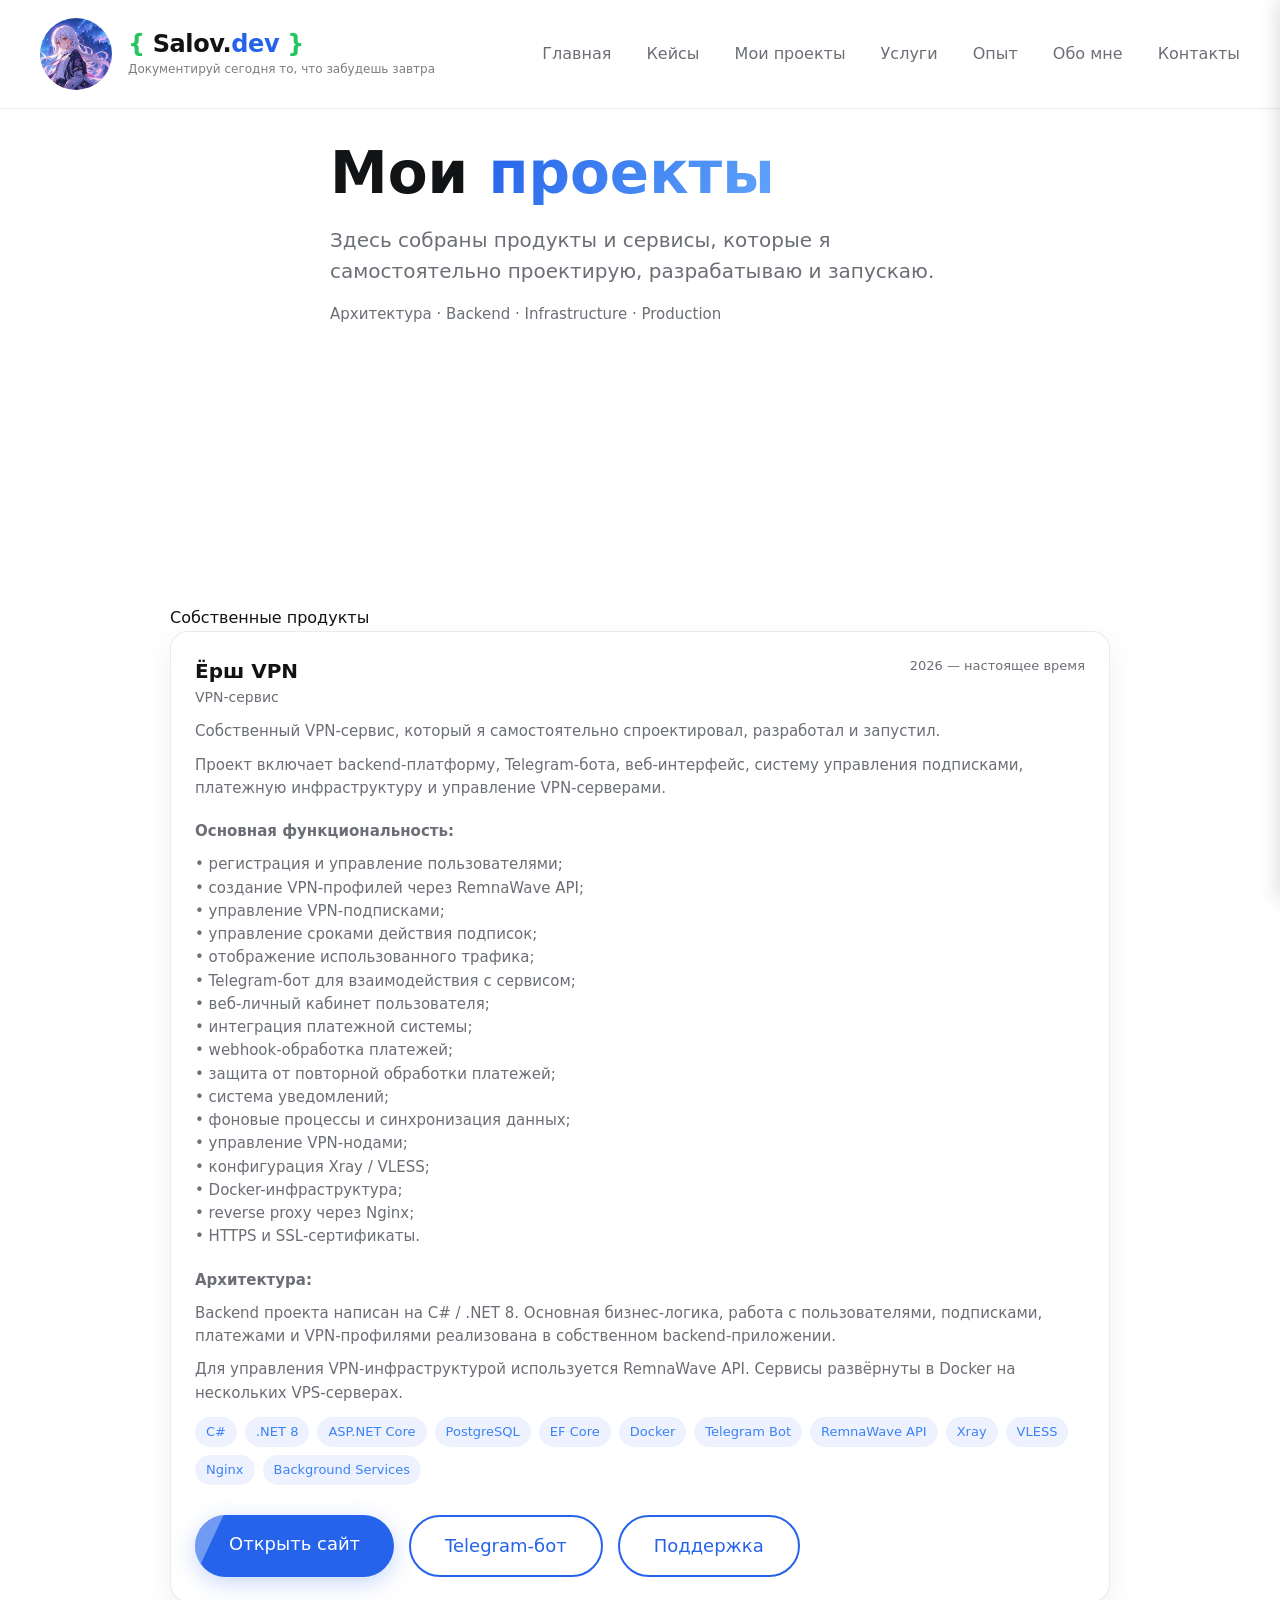
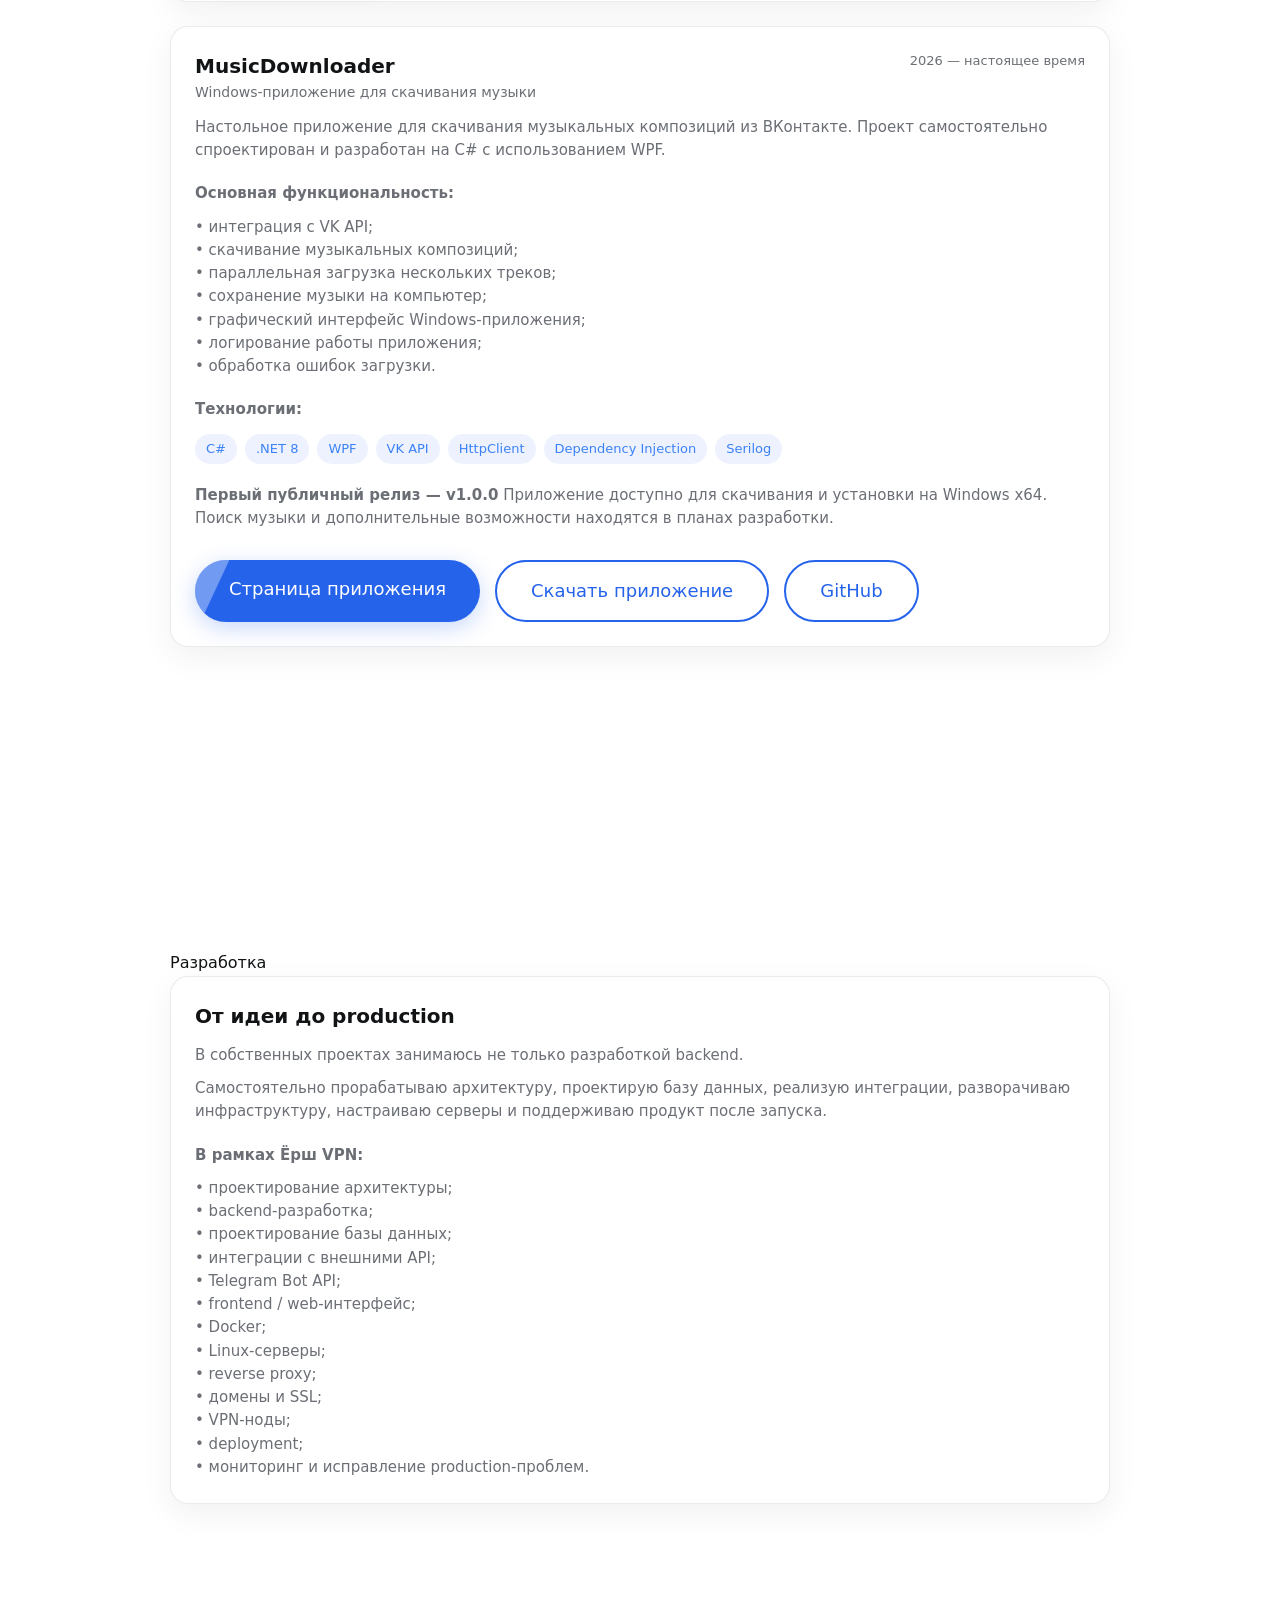
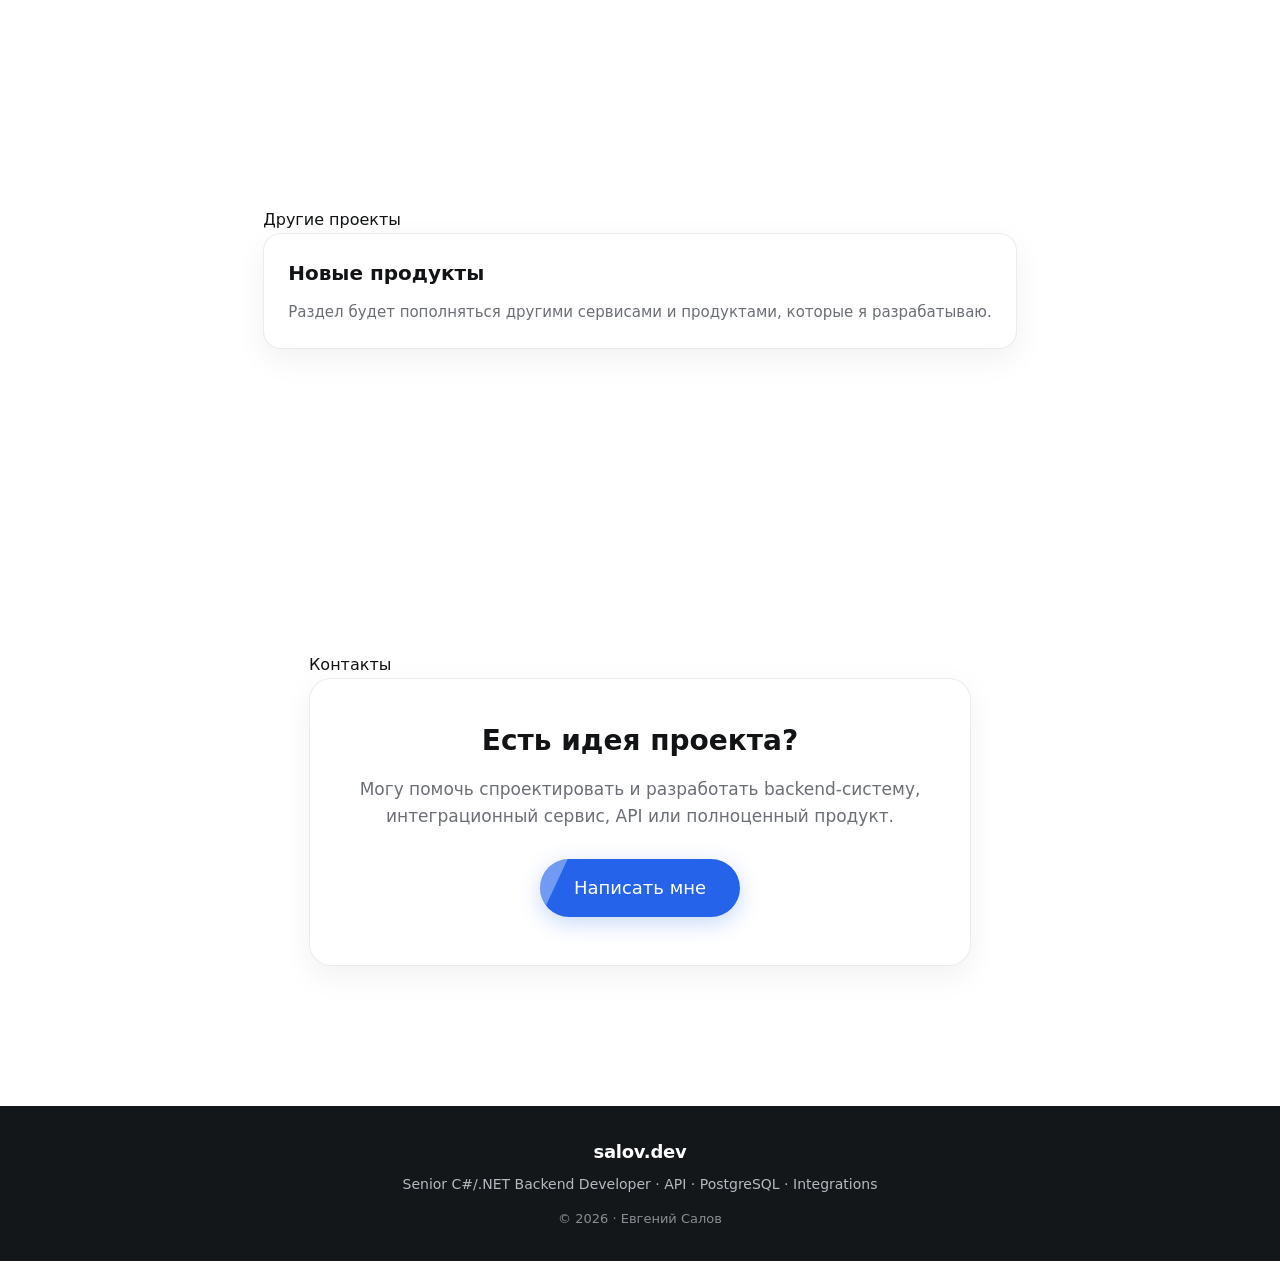
<file: projects.html>
<!DOCTYPE html>
<html lang="ru">

<head>
    <meta charset="UTF-8">

    <title>Мои проекты — Евгений Салов</title>

    <meta name="viewport"
          content="width=device-width, initial-scale=1">

    <meta name="description"
          content="Собственные проекты Евгения Салова — Senior C#/.NET Backend Developer. Ёрш VPN и другие backend-продукты.">

    <!-- Fonts -->
    <link rel="stylesheet"
          href="https://api.fontshare.com/css?f[]=sohne@1,2,3,4&display=swap">

    <link href="https://fonts.googleapis.com/css2?family=Inter:wght@300;400;500;600&display=swap"
          rel="stylesheet">

    <!-- Existing site styles -->
    <link rel="stylesheet" href="assets/css/style.css">
    <link rel="stylesheet" href="assets/css/logo.css">
</head>

<body>

<header>

    <a href="/" class="brand">

        <img src="assets/img/logo.jpg"
             alt="Salov.dev"
             class="brand-logo">

        <div class="brand-info">

            <span class="brand-name">
                <span class="brand-bracket">{</span>
                Salov.<span class="brand-dev">dev</span>
                <span class="brand-bracket">}</span>
            </span>

            <span class="brand-tagline">
                Документируй сегодня то, что забудешь завтра
            </span>

        </div>

    </a>


    <nav class="nav-desktop">

        <a href="/">Главная</a>

        <a href="/#projects">
            Кейсы
        </a>

        <a href="/projects.html">
            Мои проекты
        </a>

        <a href="/#services">
            Услуги
        </a>

        <a href="/#experience">
            Опыт
        </a>

        <a href="/#about">
            Обо мне
        </a>

        <a href="/#contact">
            Контакты
        </a>

    </nav>


    <div class="burger" id="burger">
        <span></span>
        <span></span>
        <span></span>
    </div>

</header>


<!-- MOBILE MENU -->

<div class="mobile-menu" id="mobileMenu">

    <a href="/">
        Главная
    </a>

    <a href="/#projects">
        Кейсы
    </a>

    <a href="/projects.html">
        Мои проекты
    </a>

    <a href="/#services">
        Услуги
    </a>

    <a href="/#experience">
        Опыт
    </a>

    <a href="/#about">
        Обо мне
    </a>

    <a href="/#contact">
        Контакты
    </a>

</div>

<div class="backdrop" id="backdrop"></div>


<!-- HERO -->

<section class="section">

    <h1>
        Мои
        <span>проекты</span>
    </h1>

    <div class="hero-sub">

        Здесь собраны продукты и сервисы,
        которые я самостоятельно проектирую,
        разрабатываю и запускаю.

    </div>

    <div class="hero-meta">

        Архитектура · Backend · Infrastructure · Production

    </div>

</section>


<!-- PROJECTS -->

<section class="section">

    <div class="section-title">
        Собственные продукты
    </div>


    <!-- YORSH VPN -->

    <div class="card">

        <div class="card-header">

            <div>

                <div class="card-title">
                    Ёрш VPN
                </div>

                <div class="card-subtitle">
                    VPN-сервис
                </div>

            </div>

            <div class="card-meta">
                2026 — настоящее время
            </div>

        </div>


        <div class="card-desc">

            Собственный VPN-сервис,
            который я самостоятельно спроектировал,
            разработал и запустил.

        </div>


        <div class="card-desc"
             style="margin-top: 10px;">

            Проект включает backend-платформу,
            Telegram-бота, веб-интерфейс,
            систему управления подписками,
            платежную инфраструктуру
            и управление VPN-серверами.

        </div>


        <div class="card-desc"
             style="margin-top: 20px;">

            <b>Основная функциональность:</b>

        </div>


        <div class="card-desc"
             style="margin-top: 10px;">

            • регистрация и управление пользователями;<br>

            • создание VPN-профилей через RemnaWave API;<br>

            • управление VPN-подписками;<br>

            • управление сроками действия подписок;<br>

            • отображение использованного трафика;<br>

            • Telegram-бот для взаимодействия с сервисом;<br>

            • веб-личный кабинет пользователя;<br>

            • интеграция платежной системы;<br>

            • webhook-обработка платежей;<br>

            • защита от повторной обработки платежей;<br>

            • система уведомлений;<br>

            • фоновые процессы и синхронизация данных;<br>

            • управление VPN-нодами;<br>

            • конфигурация Xray / VLESS;<br>

            • Docker-инфраструктура;<br>

            • reverse proxy через Nginx;<br>

            • HTTPS и SSL-сертификаты.

        </div>


        <div class="card-desc"
             style="margin-top: 20px;">

            <b>Архитектура:</b>

        </div>


        <div class="card-desc"
             style="margin-top: 10px;">

            Backend проекта написан на C# / .NET 8.

            Основная бизнес-логика,
            работа с пользователями,
            подписками, платежами
            и VPN-профилями реализована
            в собственном backend-приложении.

        </div>


        <div class="card-desc"
             style="margin-top: 10px;">

            Для управления VPN-инфраструктурой
            используется RemnaWave API.

            Сервисы развёрнуты в Docker
            на нескольких VPS-серверах.

        </div>


        <!-- STACK -->

        <div class="tags">

            <div class="tag">
                C#
            </div>

            <div class="tag">
                .NET 8
            </div>

            <div class="tag">
                ASP.NET Core
            </div>

            <div class="tag">
                PostgreSQL
            </div>

            <div class="tag">
                EF Core
            </div>

            <div class="tag">
                Docker
            </div>

            <div class="tag">
                Telegram Bot
            </div>

            <div class="tag">
                RemnaWave API
            </div>

            <div class="tag">
                Xray
            </div>

            <div class="tag">
                VLESS
            </div>

            <div class="tag">
                Nginx
            </div>

            <div class="tag">
                Background Services
            </div>

        </div>


        <!-- LINKS -->

        <div style="
            display: flex;
            gap: 15px;
            flex-wrap: wrap;
            margin-top: 30px;
        ">

            <a href="https://yorshvpn.ru"
               target="_blank"
               rel="noopener noreferrer"
               class="animated-btn">

                Открыть сайт

            </a>


            <a href="https://t.me/yorshvpn_bot"
               target="_blank"
               rel="noopener noreferrer"
               class="btn-outline">

                Telegram-бот

            </a>


            <a href="https://t.me/yorshvpnSupport"
               target="_blank"
               rel="noopener noreferrer"
               class="btn-outline">

                Поддержка

            </a>

        </div>

    </div>


<!-- MUSIC DOWNLOADER -->

<div class="card">

    <div class="card-header">

        <div>

            <div class="card-title">
                MusicDownloader
            </div>

            <div class="card-subtitle">
                Windows-приложение для скачивания музыки
            </div>

        </div>

        <div class="card-meta">
            2026 — настоящее время
        </div>

    </div>


    <div class="card-desc">

        Настольное приложение для скачивания музыкальных
        композиций из ВКонтакте.

        Проект самостоятельно спроектирован и разработан
        на C# с использованием WPF.

    </div>


    <div class="card-desc" style="margin-top: 20px;">

        <b>Основная функциональность:</b>

    </div>


    <div class="card-desc" style="margin-top: 10px;">

        • интеграция с VK API;<br>

        • скачивание музыкальных композиций;<br>

        • параллельная загрузка нескольких треков;<br>

        • сохранение музыки на компьютер;<br>

        • графический интерфейс Windows-приложения;<br>

        • логирование работы приложения;<br>

        • обработка ошибок загрузки.

    </div>


    <div class="card-desc" style="margin-top: 20px;">

        <b>Технологии:</b>

    </div>


    <div class="tags">

        <div class="tag">C#</div>

        <div class="tag">.NET 8</div>

        <div class="tag">WPF</div>

        <div class="tag">VK API</div>

        <div class="tag">HttpClient</div>

        <div class="tag">Dependency Injection</div>

        <div class="tag">Serilog</div>

    </div>


    <div class="card-desc" style="margin-top: 20px;">

        <b>Первый публичный релиз — v1.0.0</b>

        Приложение доступно для скачивания и установки
        на Windows x64.

        Поиск музыки и дополнительные возможности
        находятся в планах разработки.

    </div>


    <div style="
    display: flex;
    gap: 15px;
    flex-wrap: wrap;
    margin-top: 30px;
">

    <a href="/musicdownloader/"
       class="animated-btn">

        Страница приложения

    </a>

    <a href="https://github.com/Salov-it/MusicDownloader/releases/latest"
       target="_blank"
       rel="noopener noreferrer"
       class="btn-outline">

        Скачать приложение

    </a>

    <a href="https://github.com/Salov-it/MusicDownloader"
       target="_blank"
       rel="noopener noreferrer"
       class="btn-outline">

        GitHub

    </a>

</div>

</div>


</section>


<!-- DEVELOPMENT -->

<section class="section">

    <div class="section-title">
        Разработка
    </div>


    <div class="card">

        <div class="card-title">
            От идеи до production
        </div>


        <div class="card-desc">

            В собственных проектах занимаюсь
            не только разработкой backend.

        </div>


        <div class="card-desc"
             style="margin-top: 10px;">

            Самостоятельно прорабатываю архитектуру,
            проектирую базу данных,
            реализую интеграции,
            разворачиваю инфраструктуру,
            настраиваю серверы
            и поддерживаю продукт после запуска.

        </div>


        <div class="card-desc"
             style="margin-top: 20px;">

            <b>В рамках Ёрш VPN:</b>

        </div>


        <div class="card-desc"
             style="margin-top: 10px;">

            • проектирование архитектуры;<br>

            • backend-разработка;<br>

            • проектирование базы данных;<br>

            • интеграции с внешними API;<br>

            • Telegram Bot API;<br>

            • frontend / web-интерфейс;<br>

            • Docker;<br>

            • Linux-серверы;<br>

            • reverse proxy;<br>

            • домены и SSL;<br>

            • VPN-ноды;<br>

            • deployment;<br>

            • мониторинг и исправление production-проблем.

        </div>

    </div>

</section>


<!-- OTHER PROJECTS -->

<section class="section">

    <div class="section-title">
        Другие проекты
    </div>


    <div class="card">

        <div class="card-title">
            Новые продукты
        </div>


        <div class="card-desc">

            Раздел будет пополняться другими
            сервисами и продуктами,
            которые я разрабатываю.

        </div>

    </div>

</section>


<!-- CONTACT -->

<section class="section">

    <div class="section-title">
        Контакты
    </div>


    <div class="contact-card">

        <h2 class="contact-title">
            Есть идея проекта?
        </h2>


        <p class="contact-text">

            Могу помочь спроектировать
            и разработать backend-систему,
            интеграционный сервис,
            API или полноценный продукт.

        </p>


        <a href="https://t.me/salov_ev"
           target="_blank"
           rel="noopener noreferrer"
           class="contact-btn animated-btn">

            Написать мне

        </a>

    </div>

</section>


<!-- FOOTER -->

<footer class="footer">

    <div class="footer-inner">

        <div class="footer-logo">
            salov.dev
        </div>


        <div class="footer-sub">

            Senior C#/.NET Backend Developer ·
            API · PostgreSQL · Integrations

        </div>


        <div class="footer-copy">
            © 2026 · Евгений Салов
        </div>

    </div>

</footer>


<script src="assets/js/script.js"></script>

</body>

</html>
</file>
<file: assets/css/style.css>
:root {
    --bg: #ffffff;
    --text: #111315;
    --sub: #6b6f75;
    --accent: #2563eb;
    --border: rgba(0,0,0,0.08);
    --radius: 18px;
    --shadow: 0 10px 32px rgba(0,0,0,0.06);
    --font-main: 'Söhne', system-ui, sans-serif;
    --font-alt: 'Inter', system-ui, sans-serif;
}

* { margin: 0; padding: 0; box-sizing: border-box; }

body {
    background: var(--bg);
    color: var(--text);
    font-family: var(--font-main);

    overflow-x: hidden;

    line-height: 1.55;

    min-height: 100vh;

    display: flex;
    flex-direction: column;
}

main {
    flex: 1;
}
/* ================= HEADER ================= */
header {
    position: fixed;
    top: 0;
    width: 100%;
    padding: 18px 40px;
    background: rgba(255,255,255,0.7);
    backdrop-filter: blur(16px);
    border-bottom: 1px solid var(--border);
    display: flex;
    justify-content: space-between;
    align-items: center;
    z-index: 200;
}

.logo {
    font-weight: 600;
    font-size: 18px;
}

.nav-desktop a {
    margin-left: 30px;
    color: var(--sub);
    text-decoration: none;
    font-size: 16px;
    transition: .2s;
}

.nav-desktop a:hover { color: var(--accent); }
.nav-desktop a:active { transform: scale(0.95); }

/* ================= BURGER ================= */
.burger {
    width: 32px;
    height: 22px;
    display: none;
    flex-direction: column;
    justify-content: space-between;
    cursor: pointer;
}

.burger span {
    height: 3px;
    background: #111;
    border-radius: 4px;
    transition: 0.3s;
}

@media (max-width: 600px) {
    .burger { display: flex; }
    .nav-desktop { display: none; }
}

.burger.active span:nth-child(1) {
    transform: translateY(9px) rotate(45deg);
}
.burger.active span:nth-child(2) {
    opacity: 0;
}
.burger.active span:nth-child(3) {
    transform: translateY(-9px) rotate(-45deg);
}

/* ================= MOBILE MENU ================= */
.mobile-menu {
    position: fixed;
    top: 0;
    right: -260px;
    width: 260px;
    height: 100vh;
    background: #ffffff;
    box-shadow: -4px 0 18px rgba(0,0,0,0.12);
    padding: 100px 20px;
    display: flex;
    flex-direction: column;
    gap: 26px;
    transition: right 0.35s ease;
    z-index: 300;
}

.mobile-menu.open { right: 0; }

.mobile-menu a {
    font-size: 20px;
    color: #111;
    padding: 10px 6px;
    border-radius: 10px;
    text-decoration: none;
    transition: 0.25s;
}

.mobile-menu a:hover {
    background: rgba(37, 99, 235, 0.08);
    transform: translateX(4px);
    color: var(--accent);
}

/* ================= BACKDROP ================= */
.backdrop {
    position: fixed;
    inset: 0;
    background: rgba(0,0,0,0.18);
    opacity: 0;
    visibility: hidden;
    transition: .3s;
    z-index: 250;
}
.backdrop.show {
    opacity: 1;
    visibility: visible;
}

/* ================= SECTIONS ================= */
.section {
    padding: 140px 20px;
    max-width: 980px;
    margin: 0 auto;
    opacity: 0;
    transform: translateY(40px);
    transition: opacity .7s ease, transform .7s ease;
}

.section.show {
    opacity: 1;
    transform: translateY(0);
}

/* ================= HERO ================= */
h1 {
    font-size: 58px;
    line-height: 1.15;
    font-weight: 600;
}

h1 span {
    background: linear-gradient(120deg, #2563eb, #60a5fa);
    -webkit-background-clip: text;
    color: transparent;
}

.hero-sub {
    margin-top: 18px;
    max-width: 620px;
    font-size: 20px;
    color: var(--sub);
}

.hero-meta {
    margin-top: 16px;
    font-size: 15px;
    color: var(--sub);
}

/* ================= HERO BUTTONS ================= */
.hero-buttons {
    margin-top: 32px;
    display: flex;
    gap: 14px;
}

.btn-primary {
    padding: 15px 34px;
    background: var(--accent);
    color: white;
    border-radius: 999px;
    text-decoration: none;
    font-size: 18px;
    box-shadow: 0 6px 22px rgba(37,99,235,0.25);
}

.btn-outline {
    padding: 15px 34px;
    border-radius: 999px;
    border: 2px solid var(--accent);
    color: var(--accent);
    font-size: 18px;
    text-decoration: none;
    transition: .25s;
}

.btn-outline:hover {
    background: var(--accent);
    color: #fff;
}

/* ================= CARDS ================= */
.card {
    background: white;
    border: 1px solid var(--border);
    padding: 24px;
    border-radius: var(--radius);
    box-shadow: var(--shadow);
    margin-bottom: 24px;
    opacity: 0;
    transform: translateY(18px);
    transition: .7s;
}

.card.show {
    opacity: 1;
    transform: translateY(0);
}

.card-header {
    display: flex;
    justify-content: space-between;
    margin-bottom: 8px;
}

.card-title { font-size: 20px; font-weight: 600; }
.card-subtitle { font-size: 14px; color: var(--sub); }
.card-meta { font-size: 13px; color: var(--sub); }
.card-desc { font-size: 15px; color: var(--sub); margin-top: 12px; }

.tags {
    display: flex;
    flex-wrap: wrap;
    gap: 8px;
    margin-top: 12px;
}

.tag {
    background: #eef2ff;
    color: #3b82f6;
    padding: 5px 11px;
    border-radius: 999px;
    font-size: 13px;
}

/* ================= SERVICES ================= */
.services-title {
    font-size: 32px;
    font-weight: 600;
    margin: 20px 0 18px;
    max-width: 680px;
}

.services-text {
    font-size: 18px;
    color: var(--sub);
    max-width: 720px;
    margin-bottom: 32px;
}

.services-btn { margin-top: 24px; }

/* ================= ABOUT SECTION ================= */

.about-card {
    margin-top: 40px;
    background: #fff;
    border: 1px solid var(--border);
    border-radius: 22px;
    padding: 40px;
    display: flex;
    align-items: center;
    gap: 40px;
    box-shadow: var(--shadow);
    max-width: 900px;
    margin-left: auto;
    margin-right: auto;
}

.about-photo-card {
    width: 230px;
    height: 230px;
    border-radius: 20px;
    object-fit: cover;
    box-shadow: 0 10px 30px rgba(0,0,0,0.12);
}

.about-info {
    flex: 1;
}

.about-info h2 {
    font-size: 28px;
    font-weight: 600;
    margin-bottom: 18px;
}

.about-info p {
    font-size: 17px;
    color: var(--sub);
    margin-bottom: 16px;
    line-height: 1.7;
}

/* кнопка */
.about-info .btn-primary {
    margin-top: 10px;
    display: inline-block;
    padding: 14px 32px;
    border-radius: 999px;
    text-decoration: none;
}

/* ============= ADAPTIVE ============= */

@media (max-width: 800px) {
    .about-card {
        flex-direction: column;
        text-align: center;
        padding: 30px;
    }

    .about-photo-card {
        width: 200px;
        height: 200px;
    }

    .about-info h2 {
        font-size: 24px;
    }

    .about-info p {
        font-size: 15px;
    }
}

/* ================= CONTACT CARD ================= */
.contact-card {
    background: #fff;
    border: 1px solid var(--border);
    border-radius: 22px;
    padding: 40px;
    box-shadow: var(--shadow);
    max-width: 780px;
    margin: 0 auto;
    text-align: center;
}

.contact-title {
    font-size: 28px;
    font-weight: 600;
}

.contact-text {
    max-width: 580px;
    margin: 14px auto 30px;
    color: var(--sub);
    font-size: 17px;
    line-height: 1.55;
}

/* CONTACT LINKS */
.contact-links {
    display: flex;
    justify-content: center;
    gap: 22px;
    flex-wrap: wrap;
    margin-bottom: 28px;
}

.contact-item {
    display: flex;
    align-items: center;
    gap: 10px;
    padding: 12px 20px;
    background: #f8f9ff;
    border-radius: 14px;
    text-decoration: none;
    color: var(--accent);
    font-size: 17px;
    transition: 0.25s ease;
}

.contact-item:hover {
    background: #e6ecff;
    transform: translateY(-3px);
}

.contact-item svg {
    width: 22px;
    height: 22px;
    fill: var(--accent);
}

/* MOBILE */
@media (max-width: 600px) {
    .contact-card { padding: 26px; }
    .contact-title { font-size: 22px; }
    .contact-item { width: 100%; justify-content: center; }
}

/* ================= ANIMATED CONTACT BUTTON ================= */

.animated-btn {
    position: relative;
    display: inline-block;
    padding: 15px 34px;
    border-radius: 999px;
    font-size: 18px;
    text-decoration: none;
    color: #fff;
    background: var(--accent);
    box-shadow: 0 6px 22px rgba(37,99,235,0.25);
    overflow: hidden;
    transition: transform .25s ease, box-shadow .25s ease;
    z-index: 1;
}

/* мягкий градиент-перелив */
.animated-btn::before {
    content: "";
    position: absolute;
    inset: 0;
    background: linear-gradient(120deg, #3b82f6, #60a5fa);
    opacity: 0;
    transition: opacity .35s ease;
    z-index: -1;
}

.animated-btn:hover::before {
    opacity: 1;
}

/* Hover эффект */
.animated-btn:hover {
    transform: translateY(-3px);
    box-shadow: 0 12px 32px rgba(37, 99, 235, 0.35);
}

/* Active эффект */
.animated-btn:active {
    transform: scale(0.95);
}

/* Белый блик */
.animated-btn::after {
    content: "";
    position: absolute;
    top: 50%;
    left: -35%;
    width: 40%;
    height: 200%;
    background: rgba(255,255,255,0.35);
    transform: translateY(-50%) rotate(25deg);
    transition: left .55s ease;
    pointer-events: none;
}

.animated-btn:hover::after {
    left: 130%;
}


/* ================= FOOTER ================= */
.footer {
    background: #14171A;
    padding: 32px 20px;

    margin-top: auto;

    color: #e5e7eb;
}

.footer-inner {
    max-width: 900px;
    margin: 0 auto;
    text-align: center;
}

.footer-logo {
    font-size: 18px;
    font-weight: 600;
    letter-spacing: -0.015em;
    color: #ffffff;
}

.footer-sub {
    margin-top: 8px;
    font-size: 14px;
    color: #b5b9c0;
}

.footer-copy {
    margin-top: 14px;
    font-size: 13px;
    color: #8a8d92;
}

/* mobile */
@media (max-width: 600px) {
    .footer {
        padding: 28px 16px;
    }
    .footer-logo {
        font-size: 17px;
    }
    .footer-sub {
        font-size: 13px;
    }
}
</file>
<file: assets/css/logo.css>
/* =========================
   Logo
   ========================= */

.brand {
    display: flex;
    align-items: center;
    gap: 16px;

    color: inherit;
    text-decoration: none;
}

.brand-logo {
    width: 72px;
    height: 72px;

    display: block;
    flex-shrink: 0;

    border-radius: 50%;
    object-fit: cover;
}

.brand-info {
    display: flex;
    flex-direction: column;
    gap: 5px;
}

.brand-name {
    font-size: 24px;
    font-weight: 600;
    line-height: 1.1;
    letter-spacing: -0.4px;
}

.brand-tagline {
    font-size: 12px;
    font-weight: 400;
    line-height: 1.3;

    opacity: 0.55;
    white-space: nowrap;
}

.brand-name .brand-dev {
    color: #2563eb;
}

.brand-bracket {
    color: #22c55e;
}

.brand-dev {
    color: #2563eb;
}

@media (max-width: 600px) {
    .brand-tagline {
        display: none;
    }
}
</file>
<file: musicdownloader/css/style.css>
@import url('https://fonts.googleapis.com/css2?family=Inter:wght@400;500;600;700;800&display=swap');

:root{--bg:#f4f7fb;--ink:#17243a;--muted:#68778d;--blue:#2688eb;--line:#e3eaf2;--white:#fff;--radius:22px}
*{box-sizing:border-box}
html{scroll-behavior:smooth;scroll-padding-top:90px}
body{margin:0;background:var(--bg);color:var(--ink);font-family:Inter,system-ui,-apple-system,Segoe UI,sans-serif;line-height:1.6;-webkit-font-smoothing:antialiased}
a{color:inherit;text-decoration:none}
button{font:inherit}
.container{width:min(1160px,calc(100% - 48px));margin:0 auto}
.header{height:78px;display:flex;align-items:center;background:rgba(255,255,255,.82);border-bottom:1px solid rgba(226,234,243,.8);position:sticky;top:0;z-index:20;backdrop-filter:blur(16px)}
.nav{display:flex;align-items:center;justify-content:space-between}
.brand{display:inline-flex;align-items:center;gap:10px;font-weight:800;font-size:17px;letter-spacing:-.6px}
.brand>span:last-child>span{font-weight:500;color:#77869a}
.brand-icon{width:36px;height:36px;border-radius:11px;background:var(--blue);display:grid;place-items:center;box-shadow:0 7px 16px #2688eb38}
.brand-icon svg{width:21px;fill:none;stroke:#fff;stroke-width:1.8;stroke-linecap:round;stroke-linejoin:round}
.nav-links{display:flex;align-items:center;gap:34px;font-size:13px;font-weight:600;color:#64738a}
.nav-links a:hover,.footer a:hover{color:var(--blue)}
.nav-github{color:var(--ink)!important}
.nav-github span{color:var(--blue);margin-left:3px}
.menu-toggle{display:none;border:0;background:transparent;padding:8px}
.menu-toggle span{display:block;width:23px;height:2px;background:var(--ink);margin:5px}
.hero{padding:86px 0 78px;overflow:hidden}
.hero-grid{display:grid;grid-template-columns:1fr 1.02fr;gap:54px;align-items:center}
.eyebrow,.section-kicker{font-size:10px;font-weight:800;letter-spacing:1.5px;color:#718198}
.eyebrow{display:inline-flex;align-items:center;gap:9px;padding:8px 13px;border:1px solid #dfe8f2;background:#fff;border-radius:99px;letter-spacing:.4px;font-size:11px}
.status-dot{width:7px;height:7px;border-radius:50%;background:#24b47e;box-shadow:0 0 0 4px #24b47e18}
h1,h2,h3,p{margin-top:0}
h1{font-size:clamp(42px,5vw,65px);line-height:1.08;letter-spacing:-3.6px;margin:24px 0 22px;font-weight:800}
h1 span,h2 span{color:var(--blue)}
.hero-text{max-width:500px;color:var(--muted);font-size:16px;line-height:1.85;margin-bottom:29px}
.hero-actions{display:flex;flex-wrap:wrap;gap:12px}
.button{min-height:50px;padding:0 19px;border-radius:12px;display:inline-flex;align-items:center;justify-content:center;gap:10px;font-size:12px;font-weight:700;transition:transform .2s,box-shadow .2s,background .2s}
.button:hover{transform:translateY(-2px)}
.button svg{width:17px;height:17px;fill:none;stroke:currentColor;stroke-width:1.8;stroke-linecap:round;stroke-linejoin:round}
.button-primary{background:var(--blue);color:white;box-shadow:0 9px 20px #2688eb35}
.button-primary:hover{background:#1479dc;box-shadow:0 12px 25px #2688eb48}
.button-secondary{background:white;border:1px solid var(--line);color:var(--ink)}
.hero-meta{display:flex;gap:20px;flex-wrap:wrap;margin-top:24px;color:#7b899c;font-size:10px;font-weight:600}
.meta-check{font-style:normal;color:#20a777;margin-right:5px}
.app-stage{position:relative;min-width:0;padding:20px 0}
.stage-glow{position:absolute;width:460px;height:460px;border-radius:50%;background:radial-gradient(circle,#d8eaff 0%,#e8f2ff 40%,transparent 70%);top:50%;left:50%;transform:translate(-50%,-50%);z-index:-1}
.app-window{position:relative;background:#fff;border:1px solid #e1e8f0;border-radius:17px;overflow:hidden;box-shadow:0 30px 80px #233d5c20;transform:perspective(1100px) rotateY(-5deg) rotateX(2deg)}
.window-top{height:48px;padding:0 17px;display:flex;align-items:center;justify-content:space-between;border-bottom:1px solid #edf1f6}
.window-brand{font-size:11px;font-weight:700;display:flex;align-items:center;gap:8px}
.mini-logo{width:22px;height:22px;border-radius:7px;background:var(--blue);color:#fff;display:grid;place-items:center;font-size:15px}
.window-controls{display:flex;gap:5px}.window-controls i{width:7px;height:7px;background:#dce4ed;border-radius:50%}
.window-body{display:grid;grid-template-columns:145px 1fr;min-height:330px}
.app-sidebar{background:#f8fafd;border-right:1px solid #edf1f6;padding:20px 11px;display:flex;flex-direction:column;gap:7px;font-size:9px;color:#7c8ba0}
.sidebar-item{padding:9px 10px;border-radius:7px}.sidebar-item span{margin-right:8px;font-size:13px}
.sidebar-item.active{background:#eaf3ff;color:#1879d8;font-weight:700}
.sidebar-bottom{margin-top:auto;padding:10px}
.app-content{padding:22px 21px}
.app-heading{display:flex;justify-content:space-between;align-items:center;margin-bottom:18px}
.app-heading small{font-size:7px;letter-spacing:1.1px;color:#9aa7b8;font-weight:800}
.app-heading h3{font-size:18px;letter-spacing:-.6px;margin:3px 0 0}
.vk-pill{font-size:8px;font-weight:800;color:#247ed2;background:#edf6ff;padding:5px 9px;border-radius:6px}
.fake-search{height:31px;border:1px solid #e8edf3;border-radius:7px;color:#9aa7b8;font-size:11px;padding:6px 10px;margin-bottom:10px}
.fake-search span{margin-left:6px;font-size:9px}
.track{display:flex;align-items:center;gap:10px;padding:9px 2px;border-bottom:1px solid #f0f3f7}
.track-art{width:31px;height:31px;border-radius:7px;display:grid;place-items:center;color:white;font-size:15px}
.art-one{background:linear-gradient(135deg,#68a9ed,#4770c5)}.art-two{background:linear-gradient(135deg,#a18be9,#6652ba)}.art-three{background:linear-gradient(135deg,#5dc6ad,#29957c)}
.track-name{display:flex;flex-direction:column;gap:1px;font-size:9px}.track-name b{font-weight:700}.track-name small{font-size:8px;color:#98a5b5}.track-time{margin-left:auto;color:#9aa7b8;font-size:11px}
.download-card{margin-top:17px;background:#f7faff;border:1px solid #e9f0f8;border-radius:9px;padding:11px}
.download-top{display:flex;justify-content:space-between;font-size:9px;margin-bottom:9px}.download-top b{color:#1da779;font-size:8px}
.progress{height:5px;border-radius:10px;background:#e3ebf5;overflow:hidden}.progress span{display:block;width:72%;height:100%;background:var(--blue);border-radius:10px}
.download-card>small{display:block;color:#99a6b6;font-size:7px;margin-top:7px}
.floating-chip{position:absolute;right:-25px;bottom:0;background:#fff;padding:12px 16px;border:1px solid #e6edf5;border-radius:12px;box-shadow:0 14px 35px #253e5a18;display:flex;align-items:center;gap:10px}
.chip-icon{width:30px;height:30px;border-radius:9px;background:#eaf4ff;color:var(--blue);display:grid;place-items:center;font-size:18px}
.floating-chip b,.floating-chip small{display:block}.floating-chip b{font-size:9px}.floating-chip small{font-size:8px;color:#8997a9;margin-top:2px}
.trust-strip{border-top:1px solid var(--line);border-bottom:1px solid var(--line);background:#fff}
.trust-inner{height:65px;display:flex;align-items:center;justify-content:center;gap:34px;color:#8996a8;font-size:10px;font-weight:700}
.trust-inner i{width:4px;height:4px;background:#c7d2df;border-radius:50%}
.section{padding:105px 0}
.section-heading{max-width:570px}
.section-heading h2,.roadmap-card h2{font-size:clamp(34px,4vw,47px);line-height:1.14;letter-spacing:-2px;margin:15px 0}
.section-heading>p,.roadmap-card>div>p{color:var(--muted);font-size:14px;line-height:1.85;max-width:490px}
.feature-grid{display:grid;grid-template-columns:repeat(3,1fr);gap:15px;margin-top:43px}
.feature-card{background:#fff;border:1px solid var(--line);border-radius:17px;padding:25px;min-height:205px;transition:transform .2s,box-shadow .2s}
.feature-card:hover{transform:translateY(-4px);box-shadow:0 16px 35px #243b5610}
.feature-card-large{grid-column:span 2;background:linear-gradient(135deg,#fff,#f0f7ff)}
.feature-icon{width:39px;height:39px;border-radius:12px;display:grid;place-items:center;font-size:21px;font-weight:700;margin-bottom:22px}
.feature-icon.blue{background:#eaf3ff;color:#2688eb}.feature-icon.violet{background:#f0edff;color:#8066d9}.feature-icon.mint{background:#e7f8f2;color:#24a47a}.feature-icon.orange{background:#fff2e5;color:#e58a34}.feature-icon.pink{background:#fff0f4;color:#dc6d91}
.feature-card h3{font-size:15px;letter-spacing:-.4px;margin-bottom:8px}
.feature-card p{font-size:11px;line-height:1.8;color:#7b899c;margin:0;max-width:360px}
.parallel-visual{height:35px;display:flex;align-items:end;gap:5px;margin-top:17px}
.parallel-visual span{width:9px;border-radius:4px 4px 1px 1px;background:#8fc3f5;animation:equalize 1.3s ease-in-out infinite alternate}
.parallel-visual span:nth-child(1){height:45%}.parallel-visual span:nth-child(2){height:80%;animation-delay:.2s}.parallel-visual span:nth-child(3){height:60%;animation-delay:.4s}.parallel-visual span:nth-child(4){height:100%;animation-delay:.1s}.parallel-visual span:nth-child(5){height:55%;animation-delay:.3s}.parallel-visual span:nth-child(6){height:75%;animation-delay:.5s}.parallel-visual span:nth-child(7){height:40%;animation-delay:.2s}.parallel-visual span:nth-child(8){height:90%;animation-delay:.4s}
@keyframes equalize{to{transform:scaleY(.55);opacity:.65}}
.how-section{background:#fff}
.how-grid{display:grid;grid-template-columns:.9fr 1.1fr;gap:100px;align-items:start}
.text-link{display:inline-flex;gap:9px;color:var(--blue);font-size:12px;font-weight:700;margin-top:13px}
.steps{display:flex;flex-direction:column}
.step{display:grid;grid-template-columns:48px 1fr;gap:17px;padding:0 0 28px;margin-bottom:26px;border-bottom:1px solid #edf1f5}
.step:last-child{border:0;margin:0;padding:0}
.step-number{width:42px;height:42px;border-radius:12px;background:#edf5ff;color:var(--blue);display:grid;place-items:center;font-size:11px;font-weight:800}
.step h3{font-size:14px;margin:2px 0 6px}.step p{font-size:11px;color:#7b899c;line-height:1.8;margin:0}
.roadmap-section{padding:85px 0}
.roadmap-card{background:#172b46;color:#fff;border-radius:24px;padding:54px 58px;display:grid;grid-template-columns:1fr 1fr;gap:65px;align-items:center;overflow:hidden;position:relative}
.roadmap-card:after{content:"";position:absolute;width:330px;height:330px;border:1px solid #ffffff0c;border-radius:50%;right:32%;top:-230px;box-shadow:0 0 0 45px #ffffff06,0 0 0 90px #ffffff04;pointer-events:none}
.roadmap-card .section-kicker{color:#8fbef1}.roadmap-card h2{margin-top:13px}.roadmap-card>div>p{color:#aebdd0;font-size:12px;margin-bottom:24px}
.button-light{background:#fff;color:#172b46;min-height:44px}
.roadmap-list{position:relative;z-index:1}
.roadmap-item{display:grid;grid-template-columns:27px 1fr auto;gap:11px;align-items:center;padding:16px 0;border-bottom:1px solid #ffffff18}
.roadmap-item:last-child{border:0}
.roadmap-state{width:23px;height:23px;border-radius:50%;display:grid;place-items:center;font-size:12px}
.done .roadmap-state{background:#1da77a;color:white}.planned .roadmap-state{border:1px solid #647891;color:#aabbd0}
.roadmap-item b,.roadmap-item small{display:block}.roadmap-item b{font-size:10px}.roadmap-item small{font-size:8px;color:#91a4bb;margin-top:3px}.roadmap-item em{font-style:normal;font-size:8px;color:#9bb0c9}
.done em{color:#5dd4a9}
.faq-section{background:#fff}
.faq-grid{display:grid;grid-template-columns:.75fr 1.25fr;gap:90px}
.faq-list details{border-bottom:1px solid #e9eef4;padding:18px 0}
.faq-list summary{font-size:12px;font-weight:700;cursor:pointer;list-style:none;position:relative;padding-right:30px}
.faq-list summary::-webkit-details-marker{display:none}
.faq-list summary:after{content:"+";position:absolute;right:3px;top:-5px;color:var(--blue);font-size:22px;font-weight:400}
.faq-list details[open] summary:after{content:"−"}
.faq-list details p{font-size:11px;color:#78879a;line-height:1.8;margin:12px 25px 0 0}
.faq-list details a{color:var(--blue);text-decoration:underline}
.final-cta{padding:83px 0;background:#f0f6fd}
.final-cta-inner{text-align:center;display:flex;align-items:center;flex-direction:column}
.final-icon{width:53px;height:53px;border-radius:17px;background:var(--blue);color:#fff;display:grid;place-items:center;font-size:29px;box-shadow:0 10px 24px #2688eb40}
.final-cta h2{font-size:34px;letter-spacing:-1.5px;margin:19px 0 8px}
.final-cta p{font-size:13px;color:#75849a;margin-bottom:22px}
.final-cta small{font-size:9px;color:#95a2b2;margin-top:13px}
.footer{background:#fff;border-top:1px solid var(--line);padding:34px 0 20px}
.footer-inner{display:flex;align-items:center;gap:22px;flex-wrap:wrap}
.footer-brand{font-size:14px}
.footer-brand .brand-icon{width:30px;height:30px}
.footer-inner>p{font-size:10px;color:#8996a8;margin:0;flex:1}
.footer-links{display:flex;gap:20px;font-size:10px;font-weight:700;color:#65758b}
.footer-inner>small{width:100%;font-size:9px;color:#a0abba;border-top:1px solid #edf1f5;padding-top:17px}
.legal-note{font-size:9px;color:#a0abba;padding-top:12px;line-height:1.7}
@media(max-width:900px){.hero-grid{gap:25px}.how-grid,.faq-grid{gap:45px}.roadmap-card{gap:35px;padding:42px}.feature-card{padding:21px}}
@media(max-width:700px){
 .container{width:min(100% - 36px,540px)}
 .header{height:68px}.menu-toggle{display:block;cursor:pointer}
 .nav-links{display:none;position:absolute;top:67px;left:0;right:0;background:#fff;border-bottom:1px solid var(--line);padding:18px 24px 22px;flex-direction:column;align-items:flex-start;gap:18px}
 .nav-links.open{display:flex}
 .hero{padding:60px 0 53px}.hero-grid{grid-template-columns:1fr;gap:35px}
 h1{font-size:46px;letter-spacing:-2.7px}
 .hero-text{font-size:14px}.hero-actions{display:grid;grid-template-columns:1fr 1fr}.button{padding:0 12px;font-size:10px}
 .hero-meta{gap:12px;font-size:9px}
 .app-stage{max-width:540px;margin:0 auto;width:100%;padding:10px 0 22px}
 .app-window{transform:none}.window-body{grid-template-columns:105px 1fr;min-height:290px}
 .app-sidebar{padding:15px 7px}.sidebar-item{padding:8px 6px;font-size:8px}
 .app-content{padding:17px 12px}.app-heading h3{font-size:15px}
 .floating-chip{right:-4px;bottom:0;padding:9px 11px}
 .trust-inner{height:auto;min-height:62px;gap:12px;font-size:8px;flex-wrap:wrap;padding:14px 0}
 .section{padding:72px 0}.section-heading h2,.roadmap-card h2{font-size:36px}
 .feature-grid{grid-template-columns:1fr 1fr;gap:10px;margin-top:30px}
 .feature-card{padding:17px;min-height:190px}.feature-card-large{grid-column:span 2;min-height:175px}
 .feature-card h3{font-size:13px}.feature-card p{font-size:10px}
 .how-grid,.faq-grid{grid-template-columns:1fr;gap:35px}
 .roadmap-section{padding:55px 0}.roadmap-card{grid-template-columns:1fr;padding:33px 24px;gap:28px;border-radius:18px}
 .roadmap-card:after{right:-100px}
 .final-cta{padding:65px 0}.final-cta h2{font-size:28px}
 .footer-inner{gap:13px}.footer-inner>p{order:3;flex-basis:100%}.footer-links{margin-left:auto}
}
@media(max-width:390px){h1{font-size:40px}.hero-actions{grid-template-columns:1fr}.feature-grid{grid-template-columns:1fr}.feature-card-large{grid-column:auto}.trust-inner{gap:8px}.trust-inner i{display:none}}
@media(prefers-reduced-motion:reduce){*,*::before,*::after{scroll-behavior:auto!important;animation-duration:.01ms!important;animation-iteration-count:1!important;transition-duration:.01ms!important}}
</file>
